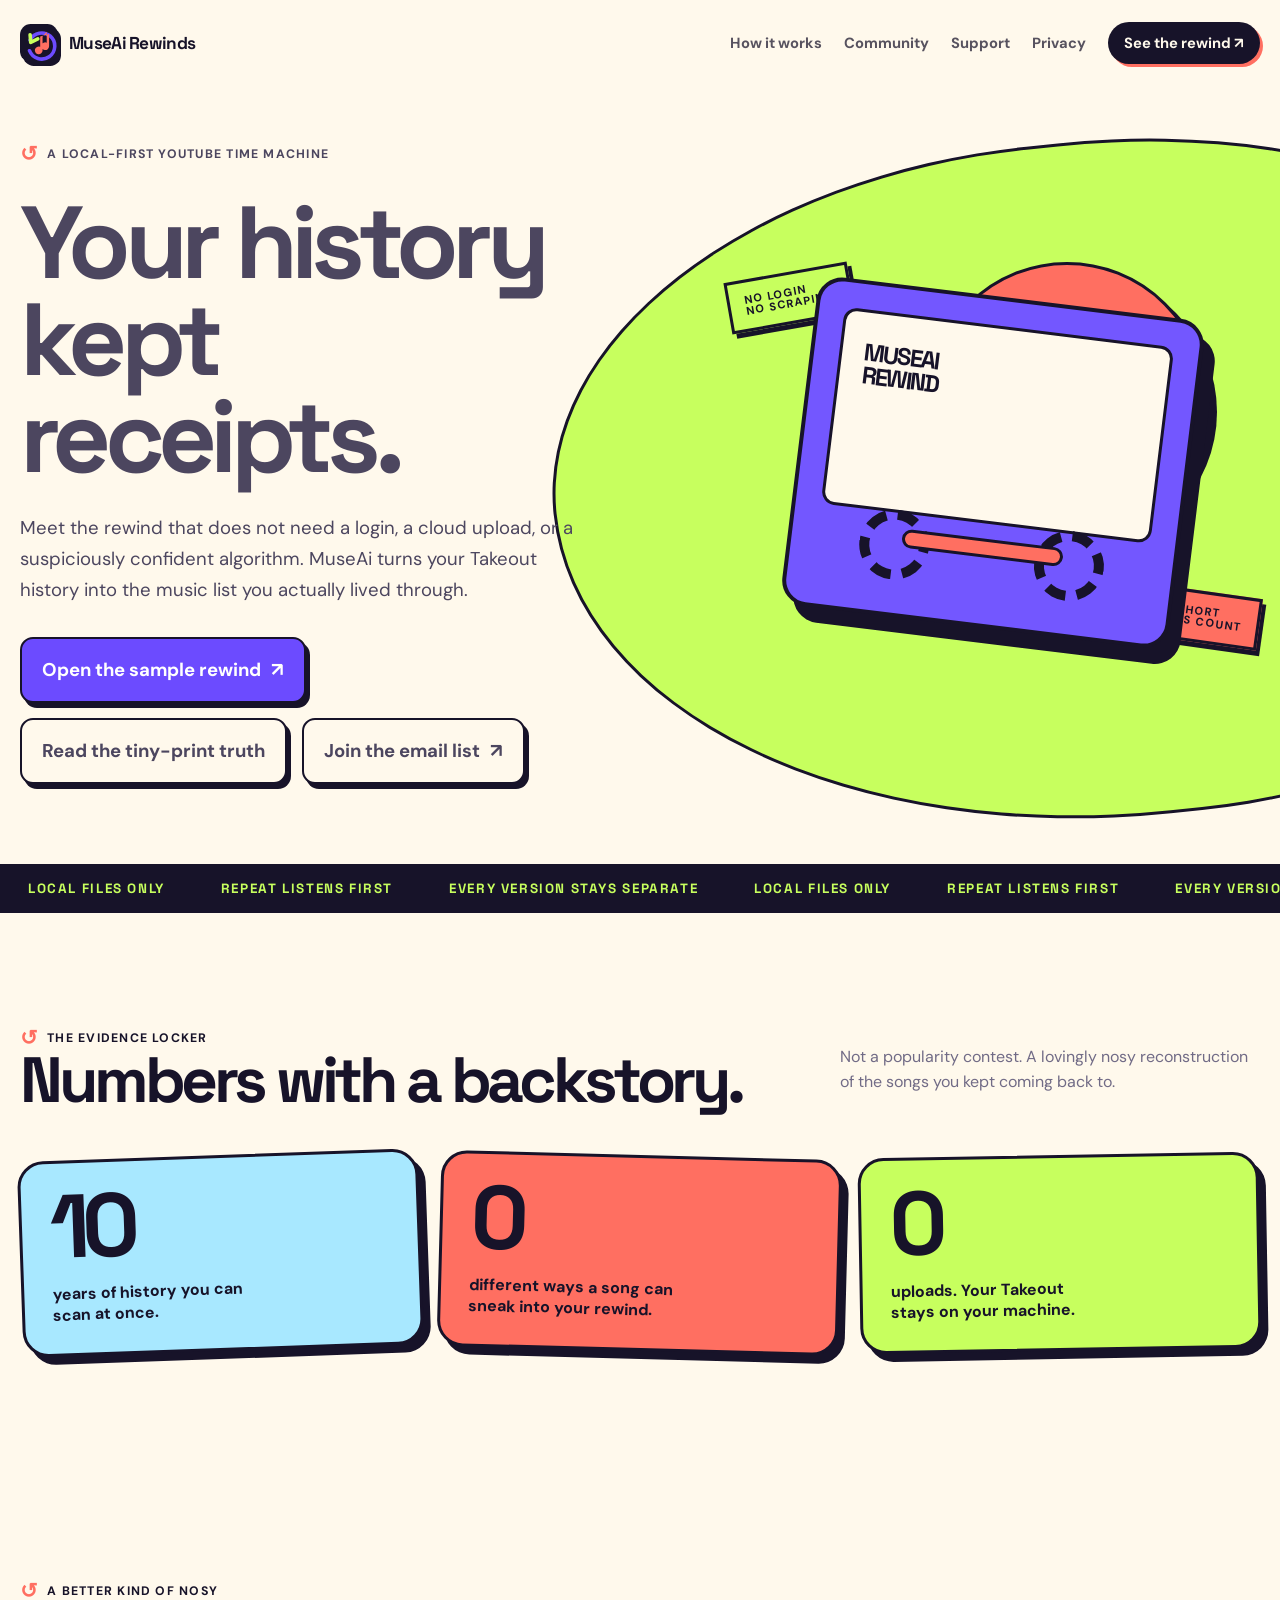
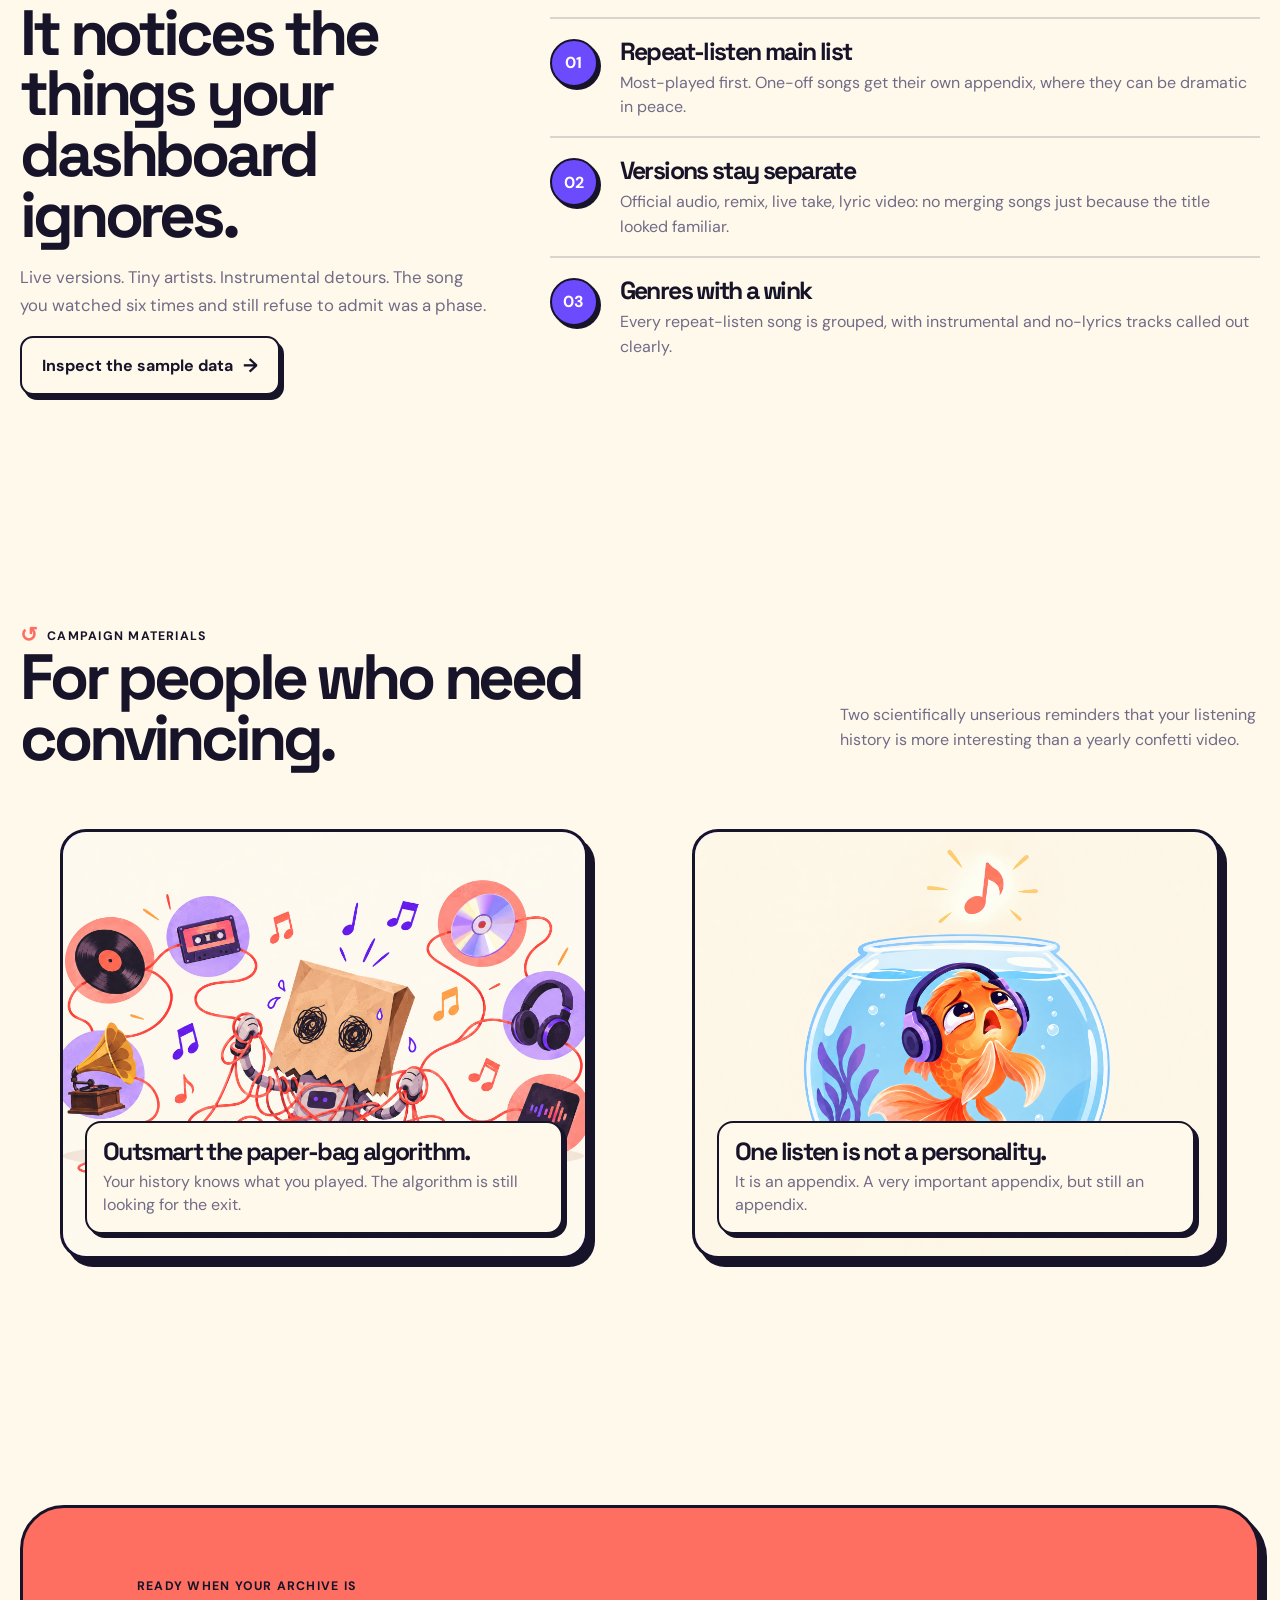
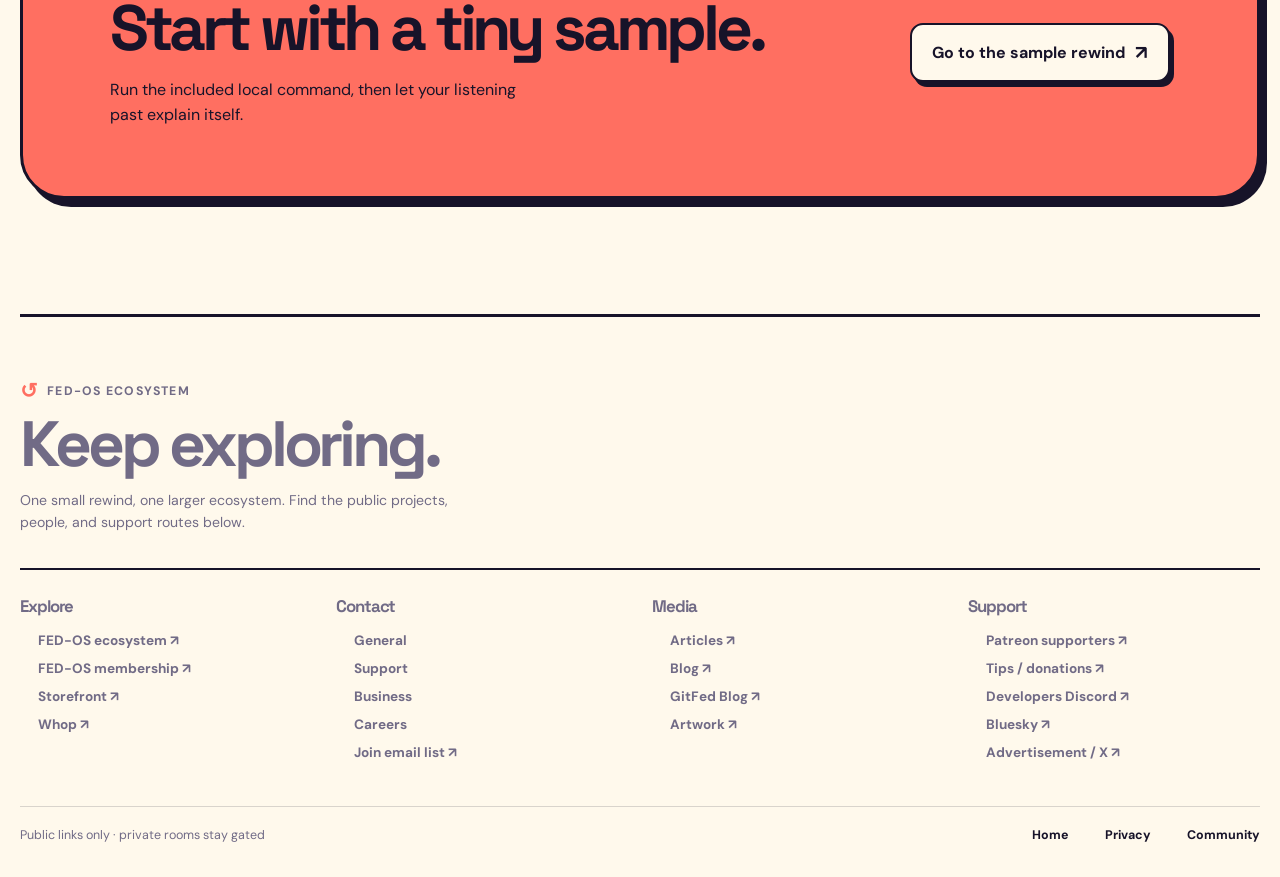
<file: index.html>
<!doctype html>
<html lang="en">
<head>
  <meta charset="utf-8">
  <meta name="viewport" content="width=device-width, initial-scale=1">
  <meta name="theme-color" content="#6c4bff">
  <meta name="description" content="MuseAi YouTube Rewinds rebuilds your listening past from your own local YouTube history.">
  <meta property="og:title" content="MuseAi YouTube Rewinds">
  <meta property="og:description" content="Your algorithm forgot. Your history kept receipts.">
  <meta property="og:type" content="website">
  <link rel="icon" href="assets/favicon.svg" type="image/svg+xml">
  <link rel="stylesheet" href="styles.css">
  <title>MuseAi YouTube Rewinds — Your history kept receipts</title>
</head>
<body>
  <header class="site-shell topbar">
    <a class="brand" href="index.html"><img src="assets/favicon.svg" alt="MuseAi rewind symbol">MuseAi Rewinds</a>
    <nav class="nav" aria-label="Primary navigation"><a href="about.html">How it works</a><a href="community.html">Community</a><a href="donate.html">Support</a><a href="privacy.html">Privacy</a><a class="nav-cta" href="demo.html">See the rewind <span aria-hidden="true">↗</span></a></nav>
  </header>
  <main>
    <section class="site-shell hero">
      <div class="hero-copy reveal">
        <span class="eyebrow">A local-first YouTube time machine</span>
        <h1>Your history kept receipts.</h1>
        <p>Meet the rewind that does not need a login, a cloud upload, or a suspiciously confident algorithm. MuseAi turns your Takeout history into the music list you actually lived through.</p>
        <div class="hero-actions"><a class="button primary" href="demo.html">Open the sample rewind <span class="arrow">↗</span></a><a class="button secondary" href="about.html">Read the tiny-print truth</a><a class="button secondary" href="join.html">Join the email list <span class="arrow">↗</span></a></div>
      </div>
      <div class="hero-art reveal" aria-label="Illustration of a MuseAi rewind cassette">
        <div class="sun"></div><div class="sticker one">NO LOGIN<br>NO SCRAPING</div><div class="sticker two">THE SHORT<br>SONGS COUNT</div>
        <div class="cassette"><div class="reel"></div><div class="reel two"></div><div class="tape"></div></div>
      </div>
    </section>
    <div class="ticker" aria-label="MuseAi principles"><div class="ticker-track"><span>local files only</span><span>repeat listens first</span><span>every version stays separate</span><span>local files only</span><span>repeat listens first</span><span>every version stays separate</span></div></div>
    <section class="site-shell section reveal" id="receipts">
      <div class="section-head"><div><span class="eyebrow">The evidence locker</span><h2>Numbers with a backstory.</h2></div><p>Not a popularity contest. A lovingly nosy reconstruction of the songs you kept coming back to.</p></div>
      <div class="stat-rail"><article class="stat-card" style="--tilt:-2deg"><span class="stat-number" data-count="10">0</span><p>years of history you can scan at once.</p></article><article class="stat-card" style="--tilt:1.5deg"><span class="stat-number" data-count="3">0</span><p>different ways a song can sneak into your rewind.</p></article><article class="stat-card" style="--tilt:-1deg"><span class="stat-number" data-count="0">0</span><p>uploads. Your Takeout stays on your machine.</p></article></div>
    </section>
    <section class="site-shell section feature-band reveal">
      <div class="feature-copy"><span class="eyebrow">A better kind of nosy</span><h2>It notices the things your dashboard ignores.</h2><p>Live versions. Tiny artists. Instrumental detours. The song you watched six times and still refuse to admit was a phase.</p><a class="button secondary" href="demo.html">Inspect the sample data <span class="arrow">→</span></a></div>
      <div class="feature-list"><article class="feature-item"><div class="feature-icon">01</div><div><h3>Repeat-listen main list</h3><p>Most-played first. One-off songs get their own appendix, where they can be dramatic in peace.</p></div></article><article class="feature-item"><div class="feature-icon">02</div><div><h3>Versions stay separate</h3><p>Official audio, remix, live take, lyric video: no merging songs just because the title looked familiar.</p></div></article><article class="feature-item"><div class="feature-icon">03</div><div><h3>Genres with a wink</h3><p>Every repeat-listen song is grouped, with instrumental and no-lyrics tracks called out clearly.</p></div></article></div>
    </section>
    <section class="site-shell section reveal"><div class="section-head"><div><span class="eyebrow">Campaign materials</span><h2>For people who need convincing.</h2></div><p>Two scientifically unserious reminders that your listening history is more interesting than a yearly confetti video.</p></div><div class="promo-grid"><figure class="promo-card"><img src="assets/promo-algorithm-paper-bag.png" alt="A frazzled algorithm wearing a paper bag among music notes"><figcaption><h3>Outsmart the paper-bag algorithm.</h3><p>Your history knows what you played. The algorithm is still looking for the exit.</p></figcaption></figure><figure class="promo-card"><img src="assets/promo-one-listen.png" alt="A dramatic goldfish wearing headphones listening to one glowing music note"><figcaption><h3>One listen is not a personality.</h3><p>It is an appendix. A very important appendix, but still an appendix.</p></figcaption></figure></div></section>
    <section class="site-shell section reveal"><div class="cta-panel"><div><span class="eyebrow">Ready when your archive is</span><h2>Start with a tiny sample.</h2><p>Run the included local command, then let your listening past explain itself.</p></div><a class="button secondary" href="demo.html">Go to the sample rewind <span class="arrow">↗</span></a></div></section>
  </main>
  <footer class="site-shell footer ecosystem-footer">
  <div class="ecosystem-intro"><span class="eyebrow">FED-OS ecosystem</span><h2>Keep exploring.</h2><p>One small rewind, one larger ecosystem. Find the public projects, people, and support routes below.</p></div>
  <div class="ecosystem-grid">
    <section><h3>Explore</h3><a href="https://www.fedpromptly.org" target="_blank" rel="noopener noreferrer">FED-OS ecosystem <span aria-hidden="true">↗</span></a><a href="https://www.fedpromptly.com/aid" target="_blank" rel="noopener noreferrer">FED-OS membership <span aria-hidden="true">↗</span></a><a href="https://www.jabburr.com/fed-os" target="_blank" rel="noopener noreferrer">Storefront <span aria-hidden="true">↗</span></a><a href="https://whop.com/fedpromptly/" target="_blank" rel="noopener noreferrer">Whop <span aria-hidden="true">↗</span></a></section>
    <section><h3>Contact</h3><a href="mailto:contact@fedpromptly.com">General</a><a href="mailto:support@fedpromptly.com">Support</a><a href="mailto:business@fedpromptly.com">Business</a><a href="mailto:careers@fedpromptly.com">Careers</a><a href="join.html">Join email list <span aria-hidden="true">↗</span></a></section>
    <section><h3>Media</h3><a href="https://substack.com/@fedpromptly" target="_blank" rel="noopener noreferrer">Articles <span aria-hidden="true">↗</span></a><a href="https://fedpromptly.wordpress.com/" target="_blank" rel="noopener noreferrer">Blog <span aria-hidden="true">↗</span></a><a href="https://gitfed.substack.com/" target="_blank" rel="noopener noreferrer">GitFed Blog <span aria-hidden="true">↗</span></a><a href="https://www.deviantart.com/fedpromptly" target="_blank" rel="noopener noreferrer">Artwork <span aria-hidden="true">↗</span></a></section>
    <section><h3>Support</h3><a href="https://www.patreon.com/checkout/16145898/28759937?client_id=yieuxJary8ZL-f8_KU2x6CLgr8nrI8W61ttU1yzFIpPl4KhhtqsjGDWTKdh0e-gx&state=05d4a8d93af762ab4aa99e75678389c6&response_type=code&amt=5.0&pledge_insufficient=True&redirect_uri=https%3A%2F%2Fwww.patreon.com%2Foauth2%2Fbecome-patron%3Fredirect_uri%3Dhttps%253A%252F%252Fgithub.com%252Fsponsors%252Faccounts%252Fpatreon%26client_id%3DyieuxJary8ZL-f8_KU2x6CLgr8nrI8W61ttU1yzFIpPl4KhhtqsjGDWTKdh0e-gx%26min_cents%3D500%26campaign_id%3D16145898%26response_type%3Dcode%26state%3D05d4a8d93af762ab4aa99e75678389c6%26scope%3Didentity%2Bidentity%255Bemail%255D%2Bcampaigns%2Bw%253Acampaigns.webhook%2Bcampaigns.members&start_flow=become_patron&scope=identity+identity%5Bemail%5D+campaigns+w%3Acampaigns.webhook+campaigns.members" target="_blank" rel="noopener noreferrer">Patreon supporters <span aria-hidden="true">↗</span></a><a href="https://buymeacoffee.com/fedpromptly" target="_blank" rel="noopener noreferrer">Tips / donations <span aria-hidden="true">↗</span></a><a href="https://discord.gg/Jm4XStx4Pf" target="_blank" rel="noopener noreferrer">Developers Discord <span aria-hidden="true">↗</span></a><a href="https://bsky.app/profile/fed-os.bsky.social" target="_blank" rel="noopener noreferrer">Bluesky <span aria-hidden="true">↗</span></a><a href="https://x.com/Fedpromptly" target="_blank" rel="noopener noreferrer">Advertisement / X <span aria-hidden="true">↗</span></a></section>
  </div>
  <div class="ecosystem-legal"><span>Public links only · private rooms stay gated</span><nav aria-label="Footer navigation"><a href="index.html">Home</a><a href="privacy.html">Privacy</a><a href="community.html">Community</a></nav></div>
</footer>
  <script src="app.js" defer></script>
</body>
</html>
</file>
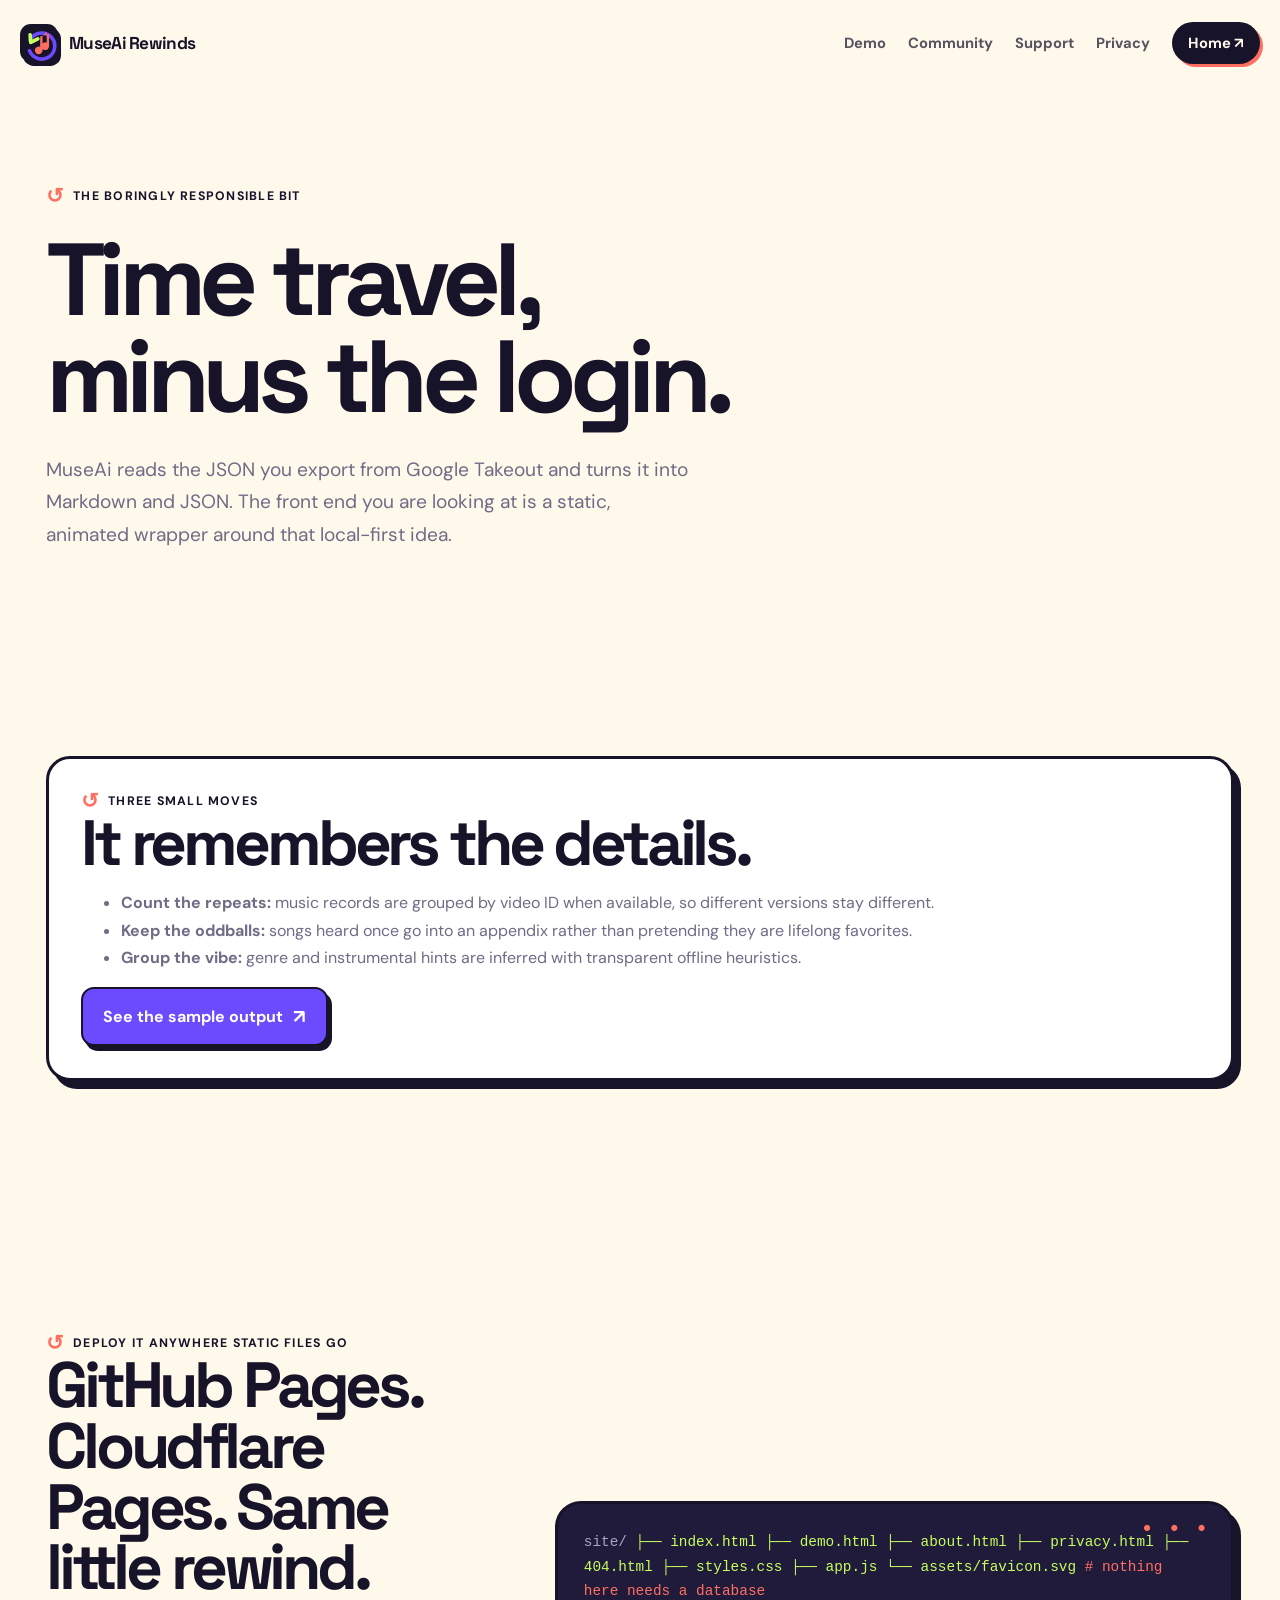
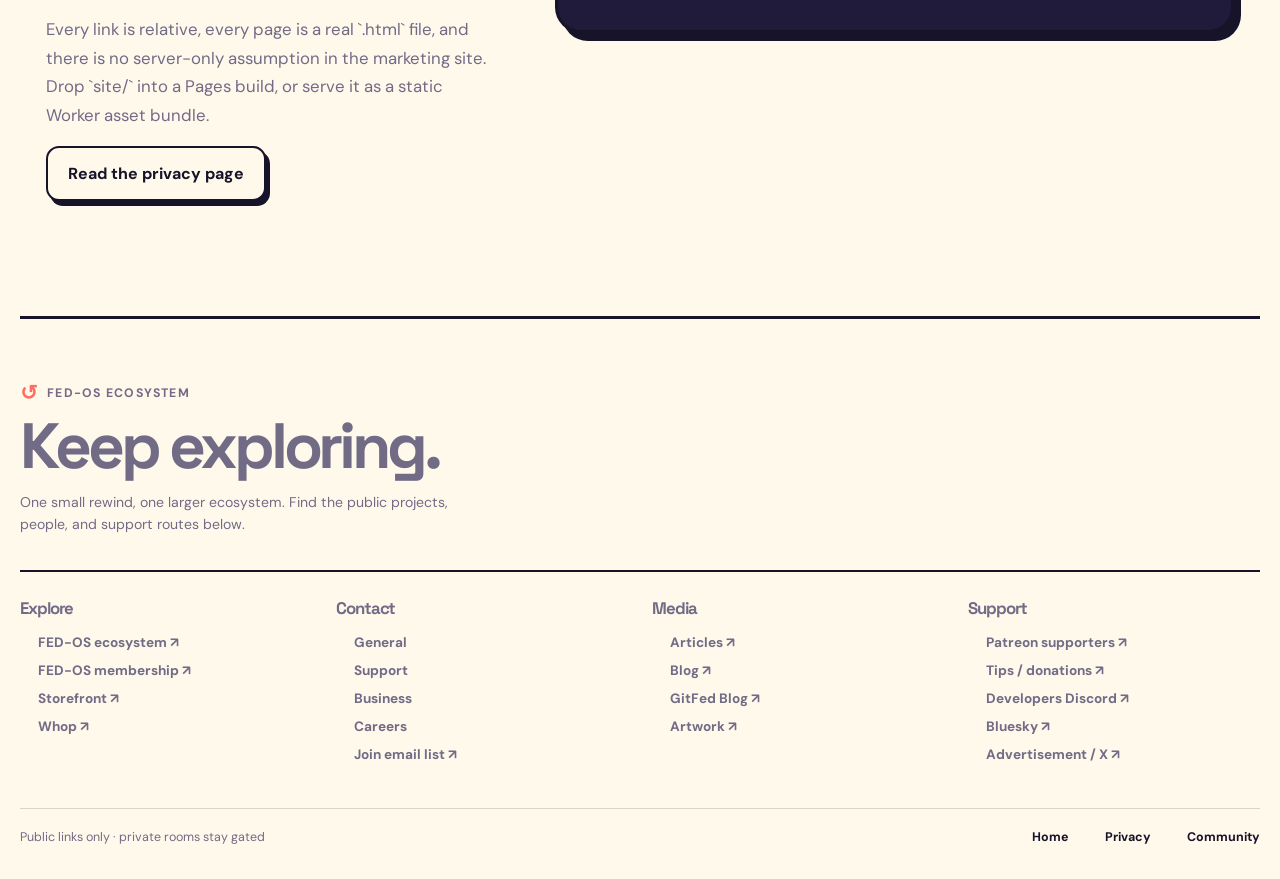
<file: about.html>
<!doctype html>
<html lang="en">
<head>
  <meta charset="utf-8"><meta name="viewport" content="width=device-width, initial-scale=1"><meta name="theme-color" content="#6c4bff"><meta name="description" content="How MuseAi YouTube Rewinds turns local Takeout history into a playful listening archive."><link rel="icon" href="assets/favicon.svg" type="image/svg+xml"><link rel="stylesheet" href="styles.css"><title>How it works — MuseAi</title>
</head>
<body>
  <header class="site-shell topbar"><a class="brand" href="index.html"><img src="assets/favicon.svg" alt="MuseAi rewind symbol">MuseAi Rewinds</a><nav class="nav" aria-label="Primary navigation"><a href="demo.html">Demo</a><a href="community.html">Community</a><a href="donate.html">Support</a><a href="privacy.html">Privacy</a><a class="nav-cta" href="index.html">Home <span aria-hidden="true">↗</span></a></nav></header>
  <main class="site-shell"><section class="page-hero reveal"><span class="eyebrow">The boringly responsible bit</span><h1>Time travel, minus the login.</h1><p>MuseAi reads the JSON you export from Google Takeout and turns it into Markdown and JSON. The front end you are looking at is a static, animated wrapper around that local-first idea.</p></section><section class="section reveal"><div class="paper-card"><span class="eyebrow">Three small moves</span><h2>It remembers the details.</h2><ul><li><strong>Count the repeats:</strong> music records are grouped by video ID when available, so different versions stay different.</li><li><strong>Keep the oddballs:</strong> songs heard once go into an appendix rather than pretending they are lifelong favorites.</li><li><strong>Group the vibe:</strong> genre and instrumental hints are inferred with transparent offline heuristics.</li></ul><a class="button primary" href="demo.html">See the sample output <span class="arrow">↗</span></a></div></section><section class="section feature-band reveal"><div class="feature-copy"><span class="eyebrow">Deploy it anywhere static files go</span><h2>GitHub Pages. Cloudflare Pages. Same little rewind.</h2><p>Every link is relative, every page is a real `.html` file, and there is no server-only assumption in the marketing site. Drop `site/` into a Pages build, or serve it as a static Worker asset bundle.</p><a class="button secondary" href="privacy.html">Read the privacy page</a></div><div class="terminal"><span class="dim">site/</span>
├── index.html
├── demo.html
├── about.html
├── privacy.html
├── 404.html
├── styles.css
├── app.js
└── assets/favicon.svg

<span class="accent"># nothing here needs a database</span></div></section></main>
  <footer class="site-shell footer ecosystem-footer">
  <div class="ecosystem-intro"><span class="eyebrow">FED-OS ecosystem</span><h2>Keep exploring.</h2><p>One small rewind, one larger ecosystem. Find the public projects, people, and support routes below.</p></div>
  <div class="ecosystem-grid">
    <section><h3>Explore</h3><a href="https://www.fedpromptly.org" target="_blank" rel="noopener noreferrer">FED-OS ecosystem <span aria-hidden="true">↗</span></a><a href="https://www.fedpromptly.com/aid" target="_blank" rel="noopener noreferrer">FED-OS membership <span aria-hidden="true">↗</span></a><a href="https://www.jabburr.com/fed-os" target="_blank" rel="noopener noreferrer">Storefront <span aria-hidden="true">↗</span></a><a href="https://whop.com/fedpromptly/" target="_blank" rel="noopener noreferrer">Whop <span aria-hidden="true">↗</span></a></section>
    <section><h3>Contact</h3><a href="mailto:contact@fedpromptly.com">General</a><a href="mailto:support@fedpromptly.com">Support</a><a href="mailto:business@fedpromptly.com">Business</a><a href="mailto:careers@fedpromptly.com">Careers</a><a href="join.html">Join email list <span aria-hidden="true">↗</span></a></section>
    <section><h3>Media</h3><a href="https://substack.com/@fedpromptly" target="_blank" rel="noopener noreferrer">Articles <span aria-hidden="true">↗</span></a><a href="https://fedpromptly.wordpress.com/" target="_blank" rel="noopener noreferrer">Blog <span aria-hidden="true">↗</span></a><a href="https://gitfed.substack.com/" target="_blank" rel="noopener noreferrer">GitFed Blog <span aria-hidden="true">↗</span></a><a href="https://www.deviantart.com/fedpromptly" target="_blank" rel="noopener noreferrer">Artwork <span aria-hidden="true">↗</span></a></section>
    <section><h3>Support</h3><a href="https://www.patreon.com/checkout/16145898/28759937?client_id=yieuxJary8ZL-f8_KU2x6CLgr8nrI8W61ttU1yzFIpPl4KhhtqsjGDWTKdh0e-gx&state=05d4a8d93af762ab4aa99e75678389c6&response_type=code&amt=5.0&pledge_insufficient=True&redirect_uri=https%3A%2F%2Fwww.patreon.com%2Foauth2%2Fbecome-patron%3Fredirect_uri%3Dhttps%253A%252F%252Fgithub.com%252Fsponsors%252Faccounts%252Fpatreon%26client_id%3DyieuxJary8ZL-f8_KU2x6CLgr8nrI8W61ttU1yzFIpPl4KhhtqsjGDWTKdh0e-gx%26min_cents%3D500%26campaign_id%3D16145898%26response_type%3Dcode%26state%3D05d4a8d93af762ab4aa99e75678389c6%26scope%3Didentity%2Bidentity%255Bemail%255D%2Bcampaigns%2Bw%253Acampaigns.webhook%2Bcampaigns.members&start_flow=become_patron&scope=identity+identity%5Bemail%5D+campaigns+w%3Acampaigns.webhook+campaigns.members" target="_blank" rel="noopener noreferrer">Patreon supporters <span aria-hidden="true">↗</span></a><a href="https://buymeacoffee.com/fedpromptly" target="_blank" rel="noopener noreferrer">Tips / donations <span aria-hidden="true">↗</span></a><a href="https://discord.gg/Jm4XStx4Pf" target="_blank" rel="noopener noreferrer">Developers Discord <span aria-hidden="true">↗</span></a><a href="https://bsky.app/profile/fed-os.bsky.social" target="_blank" rel="noopener noreferrer">Bluesky <span aria-hidden="true">↗</span></a><a href="https://x.com/Fedpromptly" target="_blank" rel="noopener noreferrer">Advertisement / X <span aria-hidden="true">↗</span></a></section>
  </div>
  <div class="ecosystem-legal"><span>Public links only · private rooms stay gated</span><nav aria-label="Footer navigation"><a href="index.html">Home</a><a href="privacy.html">Privacy</a><a href="community.html">Community</a></nav></div>
</footer><script src="app.js" defer></script>
</body>
</html>
</file>
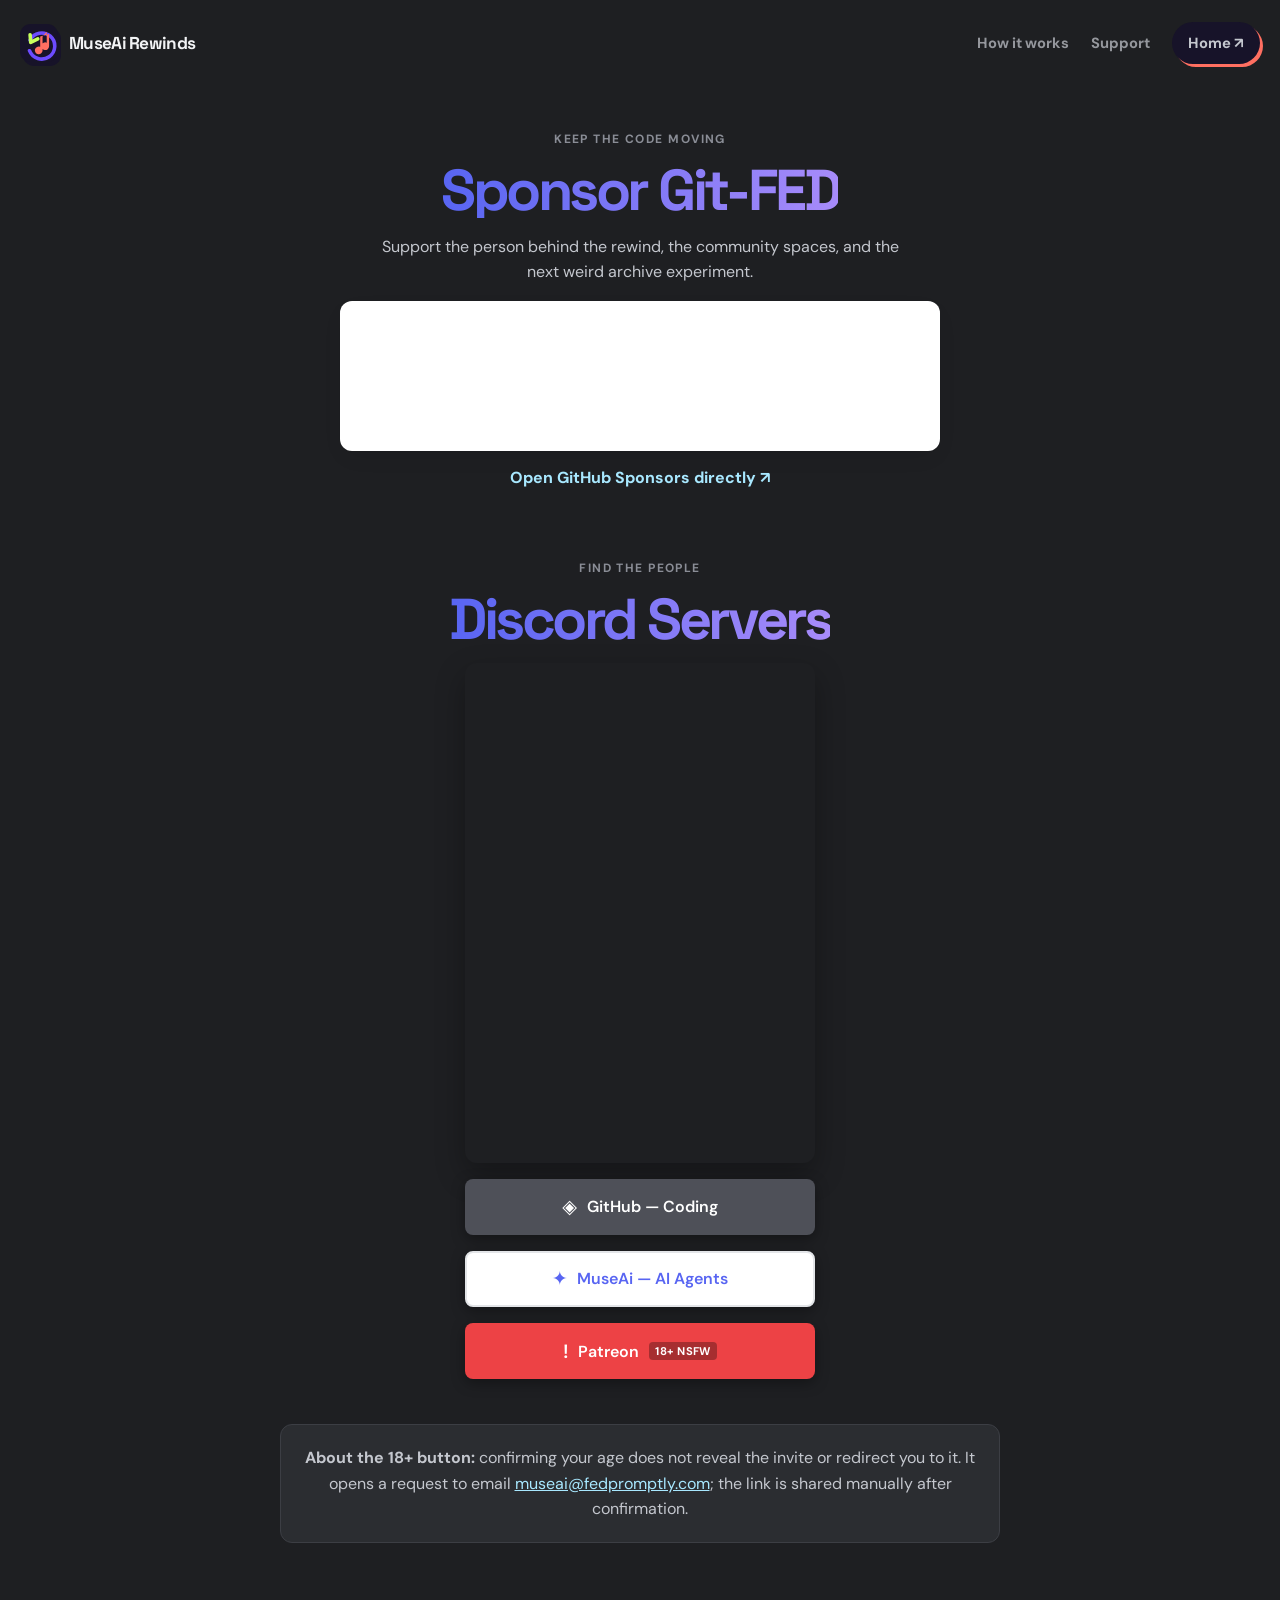
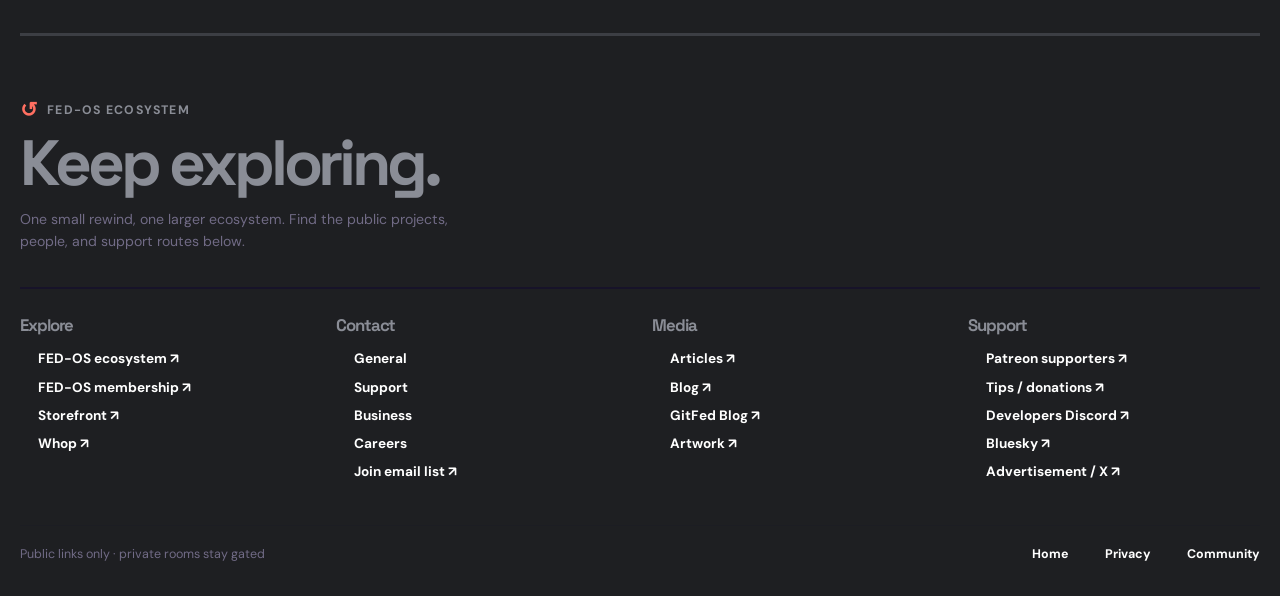
<file: community.html>
<!doctype html>
<html lang="en">
<head>
  <meta charset="UTF-8"><meta name="viewport" content="width=device-width, initial-scale=1"><meta name="theme-color" content="#5865F2"><meta name="description" content="MuseAi community servers and GitHub Sponsors support."><link rel="icon" href="assets/favicon.svg" type="image/svg+xml"><link rel="stylesheet" href="styles.css"><link rel="stylesheet" href="community.css"><title>Community & Sponsors — MuseAi</title>
</head>
<body class="community-page">
  <header class="site-shell topbar"><a class="brand" href="index.html"><img src="assets/favicon.svg" alt="MuseAi rewind symbol">MuseAi Rewinds</a><nav class="nav" aria-label="Primary navigation"><a href="about.html">How it works</a><a href="donate.html">Support</a><a class="nav-cta" href="index.html">Home <span aria-hidden="true">↗</span></a></nav></header>
  <main class="community-wrap">
    <section class="sponsor-top reveal" aria-labelledby="sponsor-title"><span class="community-kicker">Keep the code moving</span><h1 id="sponsor-title">Sponsor Git-FED</h1><p>Support the person behind the rewind, the community spaces, and the next weird archive experiment.</p><div class="gh-sponsor-card"><iframe src="https://github.com/sponsors/Git-FED/card" title="Sponsor Git-FED" width="600" height="225" frameborder="0" scrolling="no" loading="lazy" referrerpolicy="no-referrer-when-downgrade"></iframe><noscript><a href="https://github.com/sponsors/Git-FED" target="_blank" rel="noopener noreferrer">Sponsor Git-FED on GitHub</a></noscript></div><a class="community-link" href="https://github.com/sponsors/Git-FED" target="_blank" rel="noopener noreferrer">Open GitHub Sponsors directly <span aria-hidden="true">↗</span></a></section>
    <section class="discord-panel reveal" aria-labelledby="discord-title"><span class="community-kicker">Find the people</span><h2 id="discord-title">Discord Servers</h2><iframe class="discord-embed" src="https://discord.com/widget?id=1400235929154879490&theme=dark" width="350" height="500" allowtransparency="true" frameborder="0" sandbox="allow-popups allow-popups-to-escape-sandbox allow-same-origin allow-scripts" title="MuseAi Discord community"></iframe><div class="button-stack"><a class="discord-btn github" href="https://discord.com/invite/Jm4XStx4Pf" target="_blank" rel="noopener noreferrer"><span class="discord-glyph" aria-hidden="true">◈</span>GitHub — Coding</a><a class="discord-btn museai" href="https://discord.com/invite/dPPdvYys2a" target="_blank" rel="noopener noreferrer"><span class="discord-glyph" aria-hidden="true">✦</span>MuseAi — AI Agents</a><a class="discord-btn nsfw" id="nsfwBtn" href="#nsfw-access"><span class="discord-glyph" aria-hidden="true">!</span>Patreon <span class="tag">18+ NSFW</span></a></div></section>
    <section class="community-note reveal"><strong>About the 18+ button:</strong> confirming your age does not reveal the invite or redirect you to it. It opens a request to email <a href="mailto:museai@fedpromptly.com?subject=18%2B%20Discord%20access%20request">museai@fedpromptly.com</a>; the link is shared manually after confirmation.</section>
  </main>
  <footer class="site-shell footer ecosystem-footer">
  <div class="ecosystem-intro"><span class="eyebrow">FED-OS ecosystem</span><h2>Keep exploring.</h2><p>One small rewind, one larger ecosystem. Find the public projects, people, and support routes below.</p></div>
  <div class="ecosystem-grid">
    <section><h3>Explore</h3><a href="https://www.fedpromptly.org" target="_blank" rel="noopener noreferrer">FED-OS ecosystem <span aria-hidden="true">↗</span></a><a href="https://www.fedpromptly.com/aid" target="_blank" rel="noopener noreferrer">FED-OS membership <span aria-hidden="true">↗</span></a><a href="https://www.jabburr.com/fed-os" target="_blank" rel="noopener noreferrer">Storefront <span aria-hidden="true">↗</span></a><a href="https://whop.com/fedpromptly/" target="_blank" rel="noopener noreferrer">Whop <span aria-hidden="true">↗</span></a></section>
    <section><h3>Contact</h3><a href="mailto:contact@fedpromptly.com">General</a><a href="mailto:support@fedpromptly.com">Support</a><a href="mailto:business@fedpromptly.com">Business</a><a href="mailto:careers@fedpromptly.com">Careers</a><a href="join.html">Join email list <span aria-hidden="true">↗</span></a></section>
    <section><h3>Media</h3><a href="https://substack.com/@fedpromptly" target="_blank" rel="noopener noreferrer">Articles <span aria-hidden="true">↗</span></a><a href="https://fedpromptly.wordpress.com/" target="_blank" rel="noopener noreferrer">Blog <span aria-hidden="true">↗</span></a><a href="https://gitfed.substack.com/" target="_blank" rel="noopener noreferrer">GitFed Blog <span aria-hidden="true">↗</span></a><a href="https://www.deviantart.com/fedpromptly" target="_blank" rel="noopener noreferrer">Artwork <span aria-hidden="true">↗</span></a></section>
    <section><h3>Support</h3><a href="https://www.patreon.com/checkout/16145898/28759937?client_id=yieuxJary8ZL-f8_KU2x6CLgr8nrI8W61ttU1yzFIpPl4KhhtqsjGDWTKdh0e-gx&state=05d4a8d93af762ab4aa99e75678389c6&response_type=code&amt=5.0&pledge_insufficient=True&redirect_uri=https%3A%2F%2Fwww.patreon.com%2Foauth2%2Fbecome-patron%3Fredirect_uri%3Dhttps%253A%252F%252Fgithub.com%252Fsponsors%252Faccounts%252Fpatreon%26client_id%3DyieuxJary8ZL-f8_KU2x6CLgr8nrI8W61ttU1yzFIpPl4KhhtqsjGDWTKdh0e-gx%26min_cents%3D500%26campaign_id%3D16145898%26response_type%3Dcode%26state%3D05d4a8d93af762ab4aa99e75678389c6%26scope%3Didentity%2Bidentity%255Bemail%255D%2Bcampaigns%2Bw%253Acampaigns.webhook%2Bcampaigns.members&start_flow=become_patron&scope=identity+identity%5Bemail%5D+campaigns+w%3Acampaigns.webhook+campaigns.members" target="_blank" rel="noopener noreferrer">Patreon supporters <span aria-hidden="true">↗</span></a><a href="https://buymeacoffee.com/fedpromptly" target="_blank" rel="noopener noreferrer">Tips / donations <span aria-hidden="true">↗</span></a><a href="https://discord.gg/Jm4XStx4Pf" target="_blank" rel="noopener noreferrer">Developers Discord <span aria-hidden="true">↗</span></a><a href="https://bsky.app/profile/fed-os.bsky.social" target="_blank" rel="noopener noreferrer">Bluesky <span aria-hidden="true">↗</span></a><a href="https://x.com/Fedpromptly" target="_blank" rel="noopener noreferrer">Advertisement / X <span aria-hidden="true">↗</span></a></section>
  </div>
  <div class="ecosystem-legal"><span>Public links only · private rooms stay gated</span><nav aria-label="Footer navigation"><a href="index.html">Home</a><a href="privacy.html">Privacy</a><a href="community.html">Community</a></nav></div>
</footer>
  <dialog id="ageGate" class="community-age-gate" aria-labelledby="ageGateTitle"><h2 id="ageGateTitle">Age verification required</h2><p>The NSFW community space contains adult content. You must be 18 or older to request access.</p><label class="verify"><input type="checkbox" id="ageCheck"><span>I confirm that I am <strong>18 years or older</strong> and legally able to view adult content in my country.</span></label><div class="gate-actions"><button type="button" class="gate-btn confirm" id="ageConfirm" disabled>Continue to email request</button><button type="button" class="gate-btn cancel" id="ageCancel">Cancel</button></div></dialog>
  <dialog id="emailRequest" class="community-age-gate" aria-labelledby="emailTitle"><h2 id="emailTitle">Request received locally</h2><p>To receive the private invite, email <strong>museai@fedpromptly.com</strong> and say that you confirmed you are 18+. This page will not redirect you to the invite link.</p><div class="gate-actions"><a class="gate-btn confirm" href="mailto:museai@fedpromptly.com?subject=18%2B%20Discord%20access%20request&body=I%20confirm%20that%20I%20am%2018%2B%20and%20would%20like%20the%20NSFW%20Discord%20access%20link.">Email MuseAi</a><button type="button" class="gate-btn cancel" id="emailClose">Close</button></div></dialog>
  <script src="app.js" defer></script><script src="community.js" defer></script>
</body>
</html>
</file>
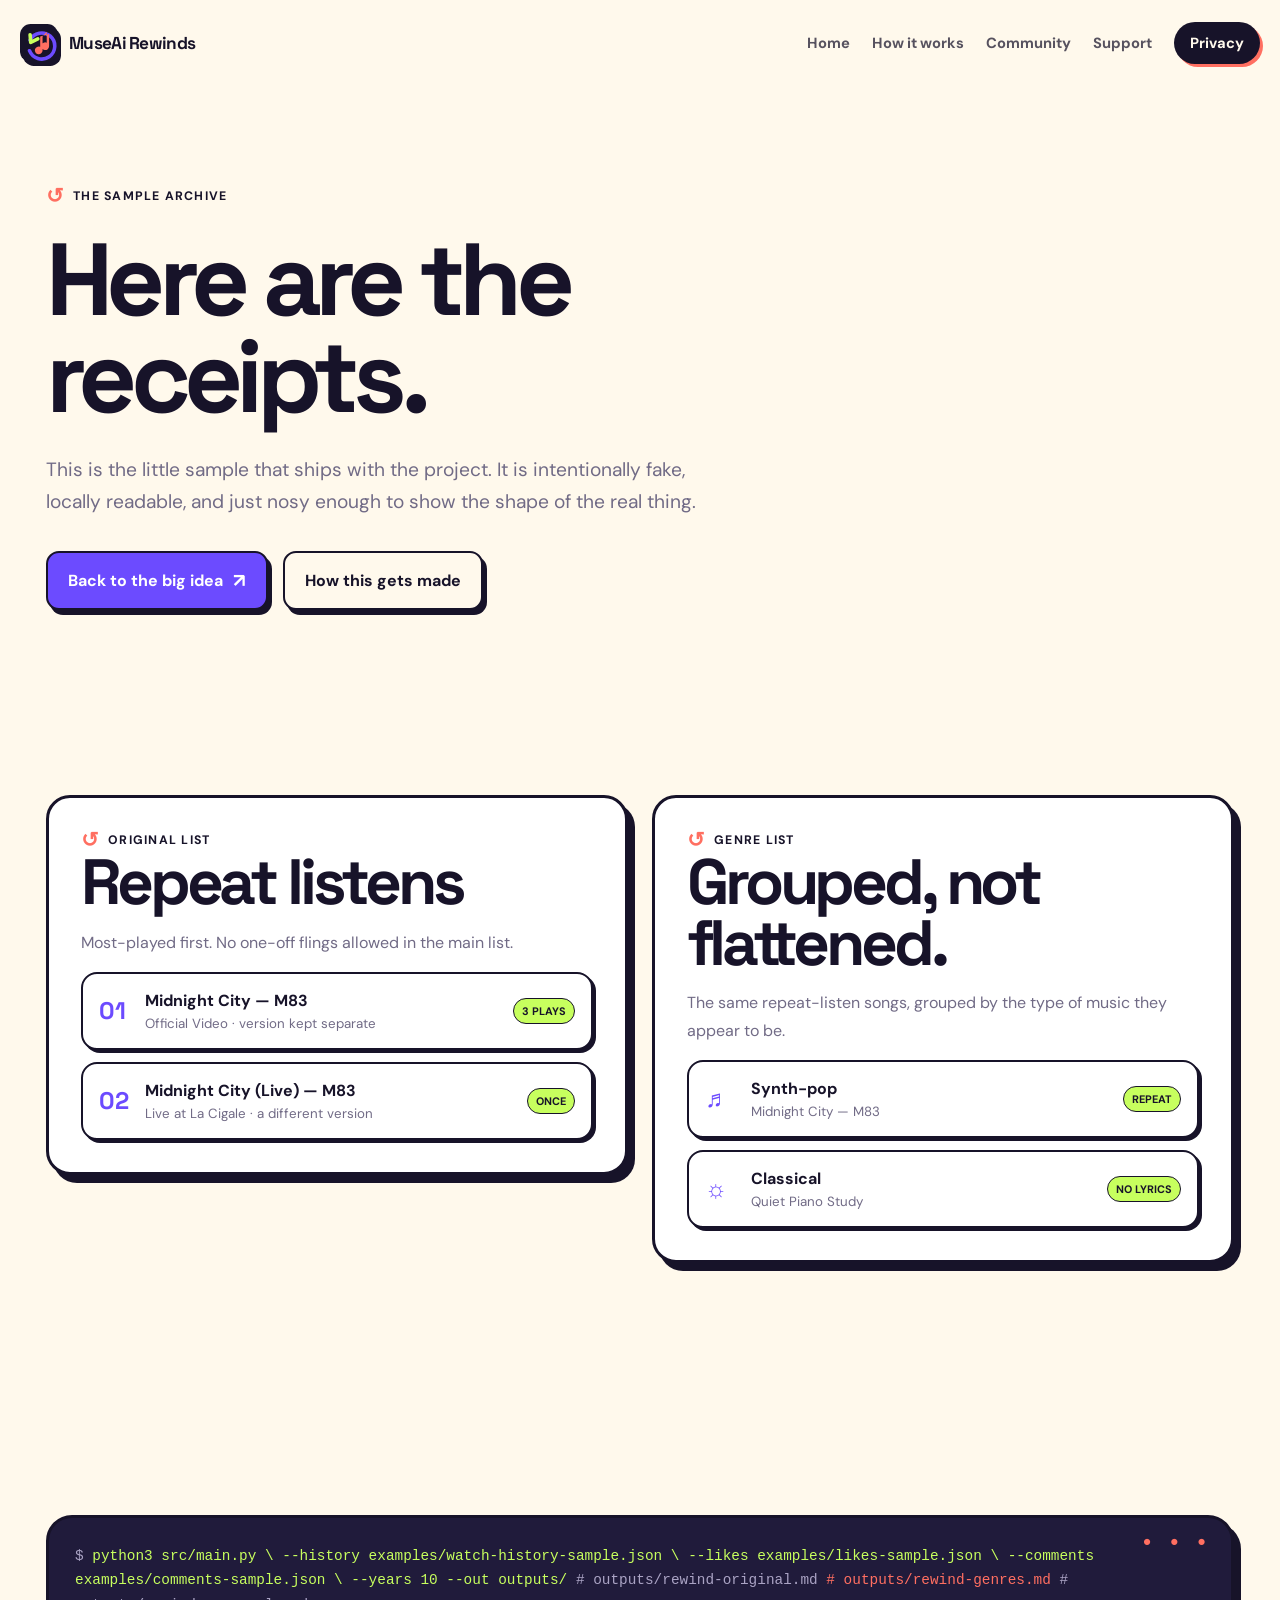
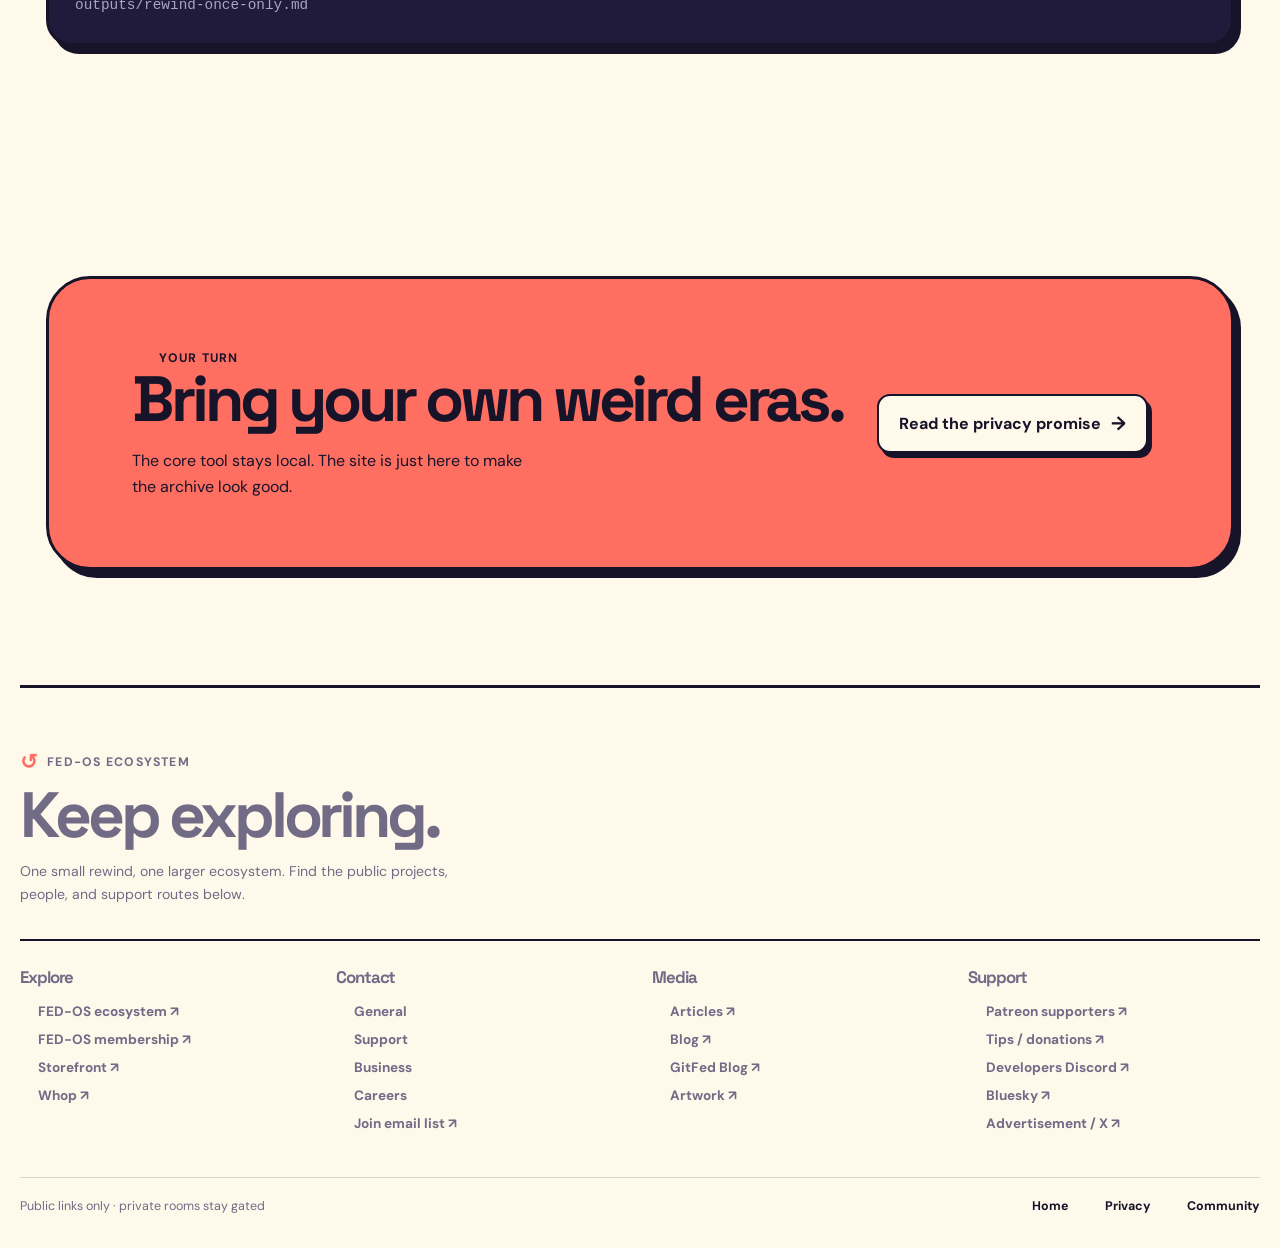
<file: demo.html>
<!doctype html>
<html lang="en">
<head>
  <meta charset="utf-8"><meta name="viewport" content="width=device-width, initial-scale=1"><meta name="theme-color" content="#6c4bff"><meta name="description" content="A sample MuseAi rewind with repeat-listen songs, genre groups, and the once-only appendix."><link rel="icon" href="assets/favicon.svg" type="image/svg+xml"><link rel="stylesheet" href="styles.css"><title>See the rewind — MuseAi</title>
</head>
<body>
  <header class="site-shell topbar"><a class="brand" href="index.html"><img src="assets/favicon.svg" alt="MuseAi rewind symbol">MuseAi Rewinds</a><nav class="nav" aria-label="Primary navigation"><a href="index.html">Home</a><a href="about.html">How it works</a><a href="community.html">Community</a><a href="donate.html">Support</a><a class="nav-cta" href="privacy.html">Privacy</a></nav></header>
  <main class="site-shell">
    <section class="page-hero reveal"><span class="eyebrow">The sample archive</span><h1>Here are the receipts.</h1><p>This is the little sample that ships with the project. It is intentionally fake, locally readable, and just nosy enough to show the shape of the real thing.</p><div class="hero-actions"><a class="button primary" href="index.html#receipts">Back to the big idea <span class="arrow">↗</span></a><a class="button secondary" href="about.html">How this gets made</a></div></section>
    <section class="section demo-shell reveal" id="results"><div class="paper-card"><span class="eyebrow">Original list</span><h2>Repeat listens</h2><p>Most-played first. No one-off flings allowed in the main list.</p><div class="song-list"><article class="song"><span class="song-rank">01</span><div><strong>Midnight City — M83</strong><small>Official Video · version kept separate</small></div><span class="pill">3 plays</span></article><article class="song"><span class="song-rank">02</span><div><strong>Midnight City (Live) — M83</strong><small>Live at La Cigale · a different version</small></div><span class="pill">once</span></article></div></div><div class="paper-card"><span class="eyebrow">Genre list</span><h2>Grouped, not flattened.</h2><p>The same repeat-listen songs, grouped by the type of music they appear to be.</p><div class="song-list"><article class="song"><span class="song-rank">♬</span><div><strong>Synth-pop</strong><small>Midnight City — M83</small></div><span class="pill">repeat</span></article><article class="song"><span class="song-rank">☼</span><div><strong>Classical</strong><small>Quiet Piano Study</small></div><span class="pill">no lyrics</span></article></div></div></section>
    <section class="section reveal"><div class="terminal"><span class="dim">$</span> python3 src/main.py \
  --history examples/watch-history-sample.json \
  --likes examples/likes-sample.json \
  --comments examples/comments-sample.json \
  --years 10 --out outputs/
<span class="dim"># outputs/rewind-original.md</span>
<span class="accent"># outputs/rewind-genres.md</span>
<span class="dim"># outputs/rewind-once-only.md</span></div></section>
    <section class="section reveal"><div class="cta-panel"><div><span class="eyebrow">Your turn</span><h2>Bring your own weird eras.</h2><p>The core tool stays local. The site is just here to make the archive look good.</p></div><a class="button secondary" href="about.html">Read the privacy promise <span class="arrow">→</span></a></div></section>
  </main>
  <footer class="site-shell footer ecosystem-footer">
  <div class="ecosystem-intro"><span class="eyebrow">FED-OS ecosystem</span><h2>Keep exploring.</h2><p>One small rewind, one larger ecosystem. Find the public projects, people, and support routes below.</p></div>
  <div class="ecosystem-grid">
    <section><h3>Explore</h3><a href="https://www.fedpromptly.org" target="_blank" rel="noopener noreferrer">FED-OS ecosystem <span aria-hidden="true">↗</span></a><a href="https://www.fedpromptly.com/aid" target="_blank" rel="noopener noreferrer">FED-OS membership <span aria-hidden="true">↗</span></a><a href="https://www.jabburr.com/fed-os" target="_blank" rel="noopener noreferrer">Storefront <span aria-hidden="true">↗</span></a><a href="https://whop.com/fedpromptly/" target="_blank" rel="noopener noreferrer">Whop <span aria-hidden="true">↗</span></a></section>
    <section><h3>Contact</h3><a href="mailto:contact@fedpromptly.com">General</a><a href="mailto:support@fedpromptly.com">Support</a><a href="mailto:business@fedpromptly.com">Business</a><a href="mailto:careers@fedpromptly.com">Careers</a><a href="join.html">Join email list <span aria-hidden="true">↗</span></a></section>
    <section><h3>Media</h3><a href="https://substack.com/@fedpromptly" target="_blank" rel="noopener noreferrer">Articles <span aria-hidden="true">↗</span></a><a href="https://fedpromptly.wordpress.com/" target="_blank" rel="noopener noreferrer">Blog <span aria-hidden="true">↗</span></a><a href="https://gitfed.substack.com/" target="_blank" rel="noopener noreferrer">GitFed Blog <span aria-hidden="true">↗</span></a><a href="https://www.deviantart.com/fedpromptly" target="_blank" rel="noopener noreferrer">Artwork <span aria-hidden="true">↗</span></a></section>
    <section><h3>Support</h3><a href="https://www.patreon.com/checkout/16145898/28759937?client_id=yieuxJary8ZL-f8_KU2x6CLgr8nrI8W61ttU1yzFIpPl4KhhtqsjGDWTKdh0e-gx&state=05d4a8d93af762ab4aa99e75678389c6&response_type=code&amt=5.0&pledge_insufficient=True&redirect_uri=https%3A%2F%2Fwww.patreon.com%2Foauth2%2Fbecome-patron%3Fredirect_uri%3Dhttps%253A%252F%252Fgithub.com%252Fsponsors%252Faccounts%252Fpatreon%26client_id%3DyieuxJary8ZL-f8_KU2x6CLgr8nrI8W61ttU1yzFIpPl4KhhtqsjGDWTKdh0e-gx%26min_cents%3D500%26campaign_id%3D16145898%26response_type%3Dcode%26state%3D05d4a8d93af762ab4aa99e75678389c6%26scope%3Didentity%2Bidentity%255Bemail%255D%2Bcampaigns%2Bw%253Acampaigns.webhook%2Bcampaigns.members&start_flow=become_patron&scope=identity+identity%5Bemail%5D+campaigns+w%3Acampaigns.webhook+campaigns.members" target="_blank" rel="noopener noreferrer">Patreon supporters <span aria-hidden="true">↗</span></a><a href="https://buymeacoffee.com/fedpromptly" target="_blank" rel="noopener noreferrer">Tips / donations <span aria-hidden="true">↗</span></a><a href="https://discord.gg/Jm4XStx4Pf" target="_blank" rel="noopener noreferrer">Developers Discord <span aria-hidden="true">↗</span></a><a href="https://bsky.app/profile/fed-os.bsky.social" target="_blank" rel="noopener noreferrer">Bluesky <span aria-hidden="true">↗</span></a><a href="https://x.com/Fedpromptly" target="_blank" rel="noopener noreferrer">Advertisement / X <span aria-hidden="true">↗</span></a></section>
  </div>
  <div class="ecosystem-legal"><span>Public links only · private rooms stay gated</span><nav aria-label="Footer navigation"><a href="index.html">Home</a><a href="privacy.html">Privacy</a><a href="community.html">Community</a></nav></div>
</footer><script src="app.js" defer></script>
</body>
</html>
</file>
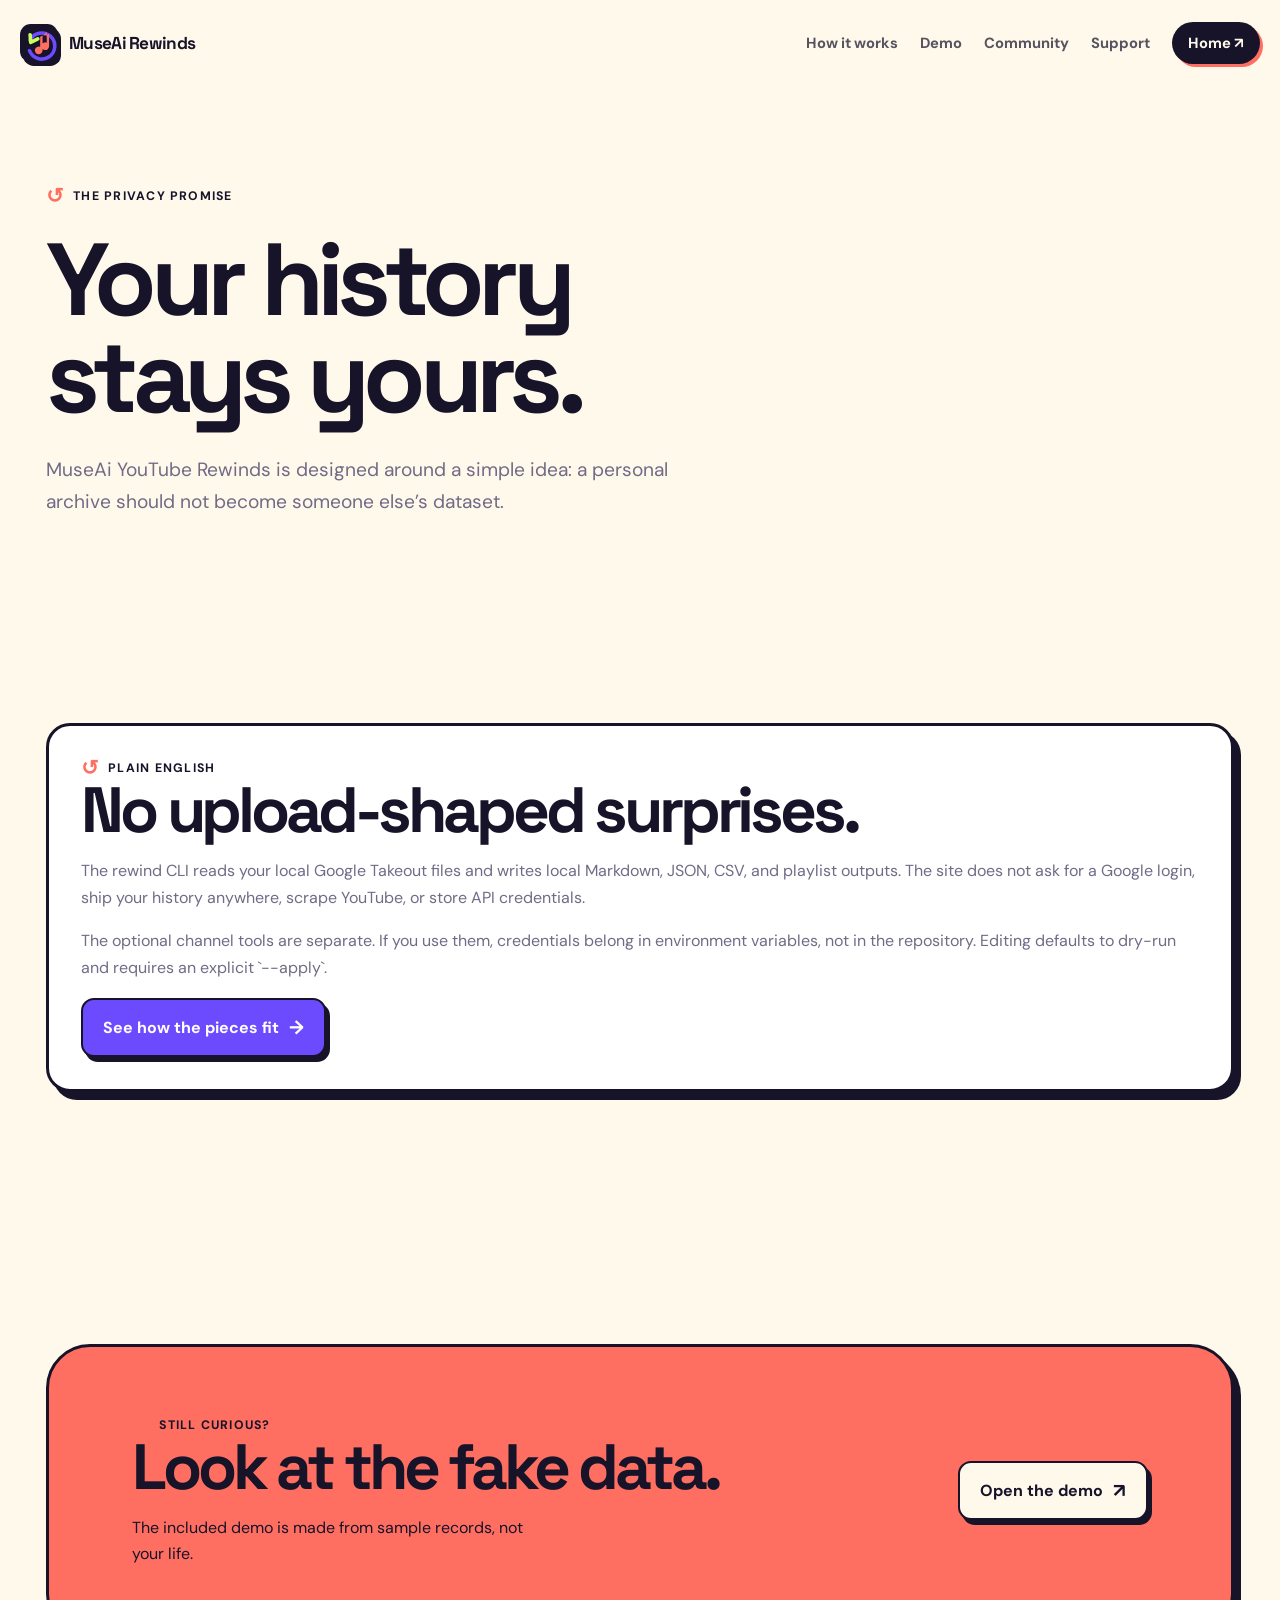
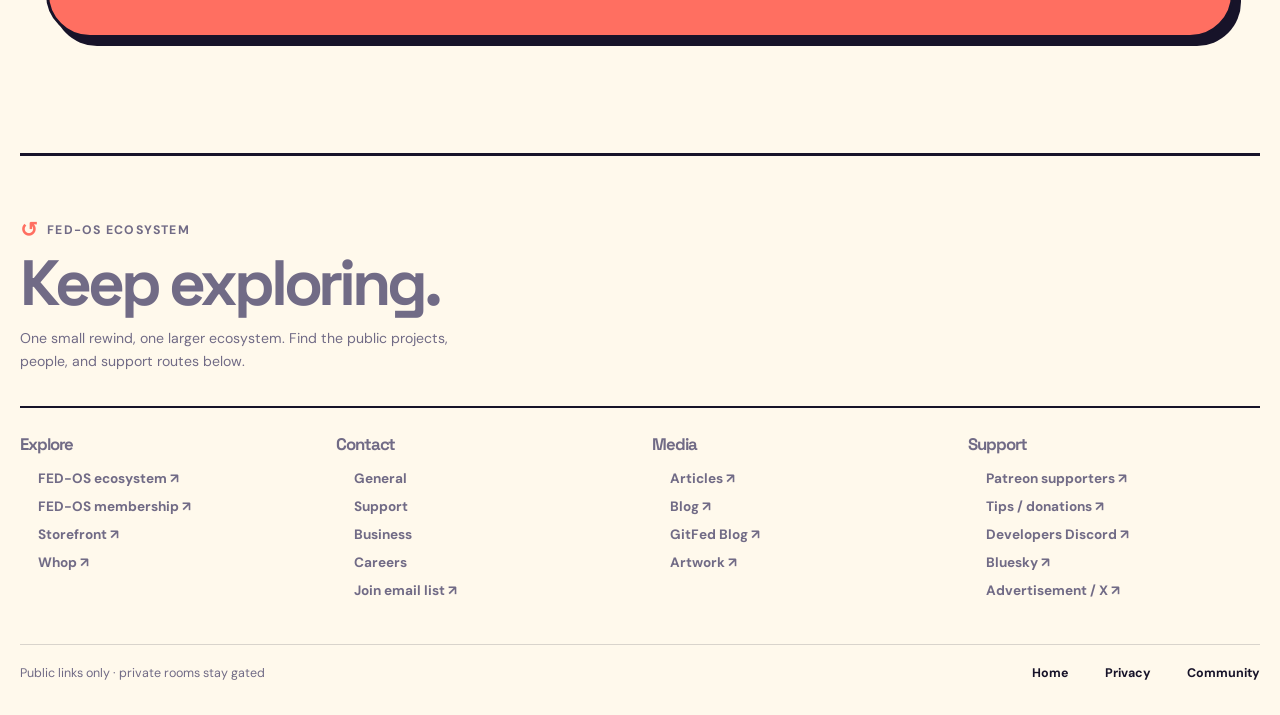
<file: privacy.html>
<!doctype html>
<html lang="en">
<head>
  <meta charset="utf-8"><meta name="viewport" content="width=device-width, initial-scale=1"><meta name="theme-color" content="#6c4bff"><meta name="description" content="MuseAi YouTube Rewinds privacy details: local files, no uploads, no logins, no scraping."><link rel="icon" href="assets/favicon.svg" type="image/svg+xml"><link rel="stylesheet" href="styles.css"><title>Privacy — MuseAi</title>
</head>
<body>
  <header class="site-shell topbar"><a class="brand" href="index.html"><img src="assets/favicon.svg" alt="MuseAi rewind symbol">MuseAi Rewinds</a><nav class="nav" aria-label="Primary navigation"><a href="about.html">How it works</a><a href="demo.html">Demo</a><a href="community.html">Community</a><a href="donate.html">Support</a><a class="nav-cta" href="index.html">Home <span aria-hidden="true">↗</span></a></nav></header>
  <main class="site-shell"><section class="page-hero reveal"><span class="eyebrow">The privacy promise</span><h1>Your history stays yours.</h1><p>MuseAi YouTube Rewinds is designed around a simple idea: a personal archive should not become someone else’s dataset.</p></section><section class="section reveal"><div class="paper-card"><span class="eyebrow">Plain English</span><h2>No upload-shaped surprises.</h2><p>The rewind CLI reads your local Google Takeout files and writes local Markdown, JSON, CSV, and playlist outputs. The site does not ask for a Google login, ship your history anywhere, scrape YouTube, or store API credentials.</p><p>The optional channel tools are separate. If you use them, credentials belong in environment variables, not in the repository. Editing defaults to dry-run and requires an explicit `--apply`.</p><a class="button primary" href="about.html">See how the pieces fit <span class="arrow">→</span></a></div></section><section class="section reveal"><div class="cta-panel"><div><span class="eyebrow">Still curious?</span><h2>Look at the fake data.</h2><p>The included demo is made from sample records, not your life.</p></div><a class="button secondary" href="demo.html">Open the demo <span class="arrow">↗</span></a></div></section></main>
  <footer class="site-shell footer ecosystem-footer">
  <div class="ecosystem-intro"><span class="eyebrow">FED-OS ecosystem</span><h2>Keep exploring.</h2><p>One small rewind, one larger ecosystem. Find the public projects, people, and support routes below.</p></div>
  <div class="ecosystem-grid">
    <section><h3>Explore</h3><a href="https://www.fedpromptly.org" target="_blank" rel="noopener noreferrer">FED-OS ecosystem <span aria-hidden="true">↗</span></a><a href="https://www.fedpromptly.com/aid" target="_blank" rel="noopener noreferrer">FED-OS membership <span aria-hidden="true">↗</span></a><a href="https://www.jabburr.com/fed-os" target="_blank" rel="noopener noreferrer">Storefront <span aria-hidden="true">↗</span></a><a href="https://whop.com/fedpromptly/" target="_blank" rel="noopener noreferrer">Whop <span aria-hidden="true">↗</span></a></section>
    <section><h3>Contact</h3><a href="mailto:contact@fedpromptly.com">General</a><a href="mailto:support@fedpromptly.com">Support</a><a href="mailto:business@fedpromptly.com">Business</a><a href="mailto:careers@fedpromptly.com">Careers</a><a href="join.html">Join email list <span aria-hidden="true">↗</span></a></section>
    <section><h3>Media</h3><a href="https://substack.com/@fedpromptly" target="_blank" rel="noopener noreferrer">Articles <span aria-hidden="true">↗</span></a><a href="https://fedpromptly.wordpress.com/" target="_blank" rel="noopener noreferrer">Blog <span aria-hidden="true">↗</span></a><a href="https://gitfed.substack.com/" target="_blank" rel="noopener noreferrer">GitFed Blog <span aria-hidden="true">↗</span></a><a href="https://www.deviantart.com/fedpromptly" target="_blank" rel="noopener noreferrer">Artwork <span aria-hidden="true">↗</span></a></section>
    <section><h3>Support</h3><a href="https://www.patreon.com/checkout/16145898/28759937?client_id=yieuxJary8ZL-f8_KU2x6CLgr8nrI8W61ttU1yzFIpPl4KhhtqsjGDWTKdh0e-gx&state=05d4a8d93af762ab4aa99e75678389c6&response_type=code&amt=5.0&pledge_insufficient=True&redirect_uri=https%3A%2F%2Fwww.patreon.com%2Foauth2%2Fbecome-patron%3Fredirect_uri%3Dhttps%253A%252F%252Fgithub.com%252Fsponsors%252Faccounts%252Fpatreon%26client_id%3DyieuxJary8ZL-f8_KU2x6CLgr8nrI8W61ttU1yzFIpPl4KhhtqsjGDWTKdh0e-gx%26min_cents%3D500%26campaign_id%3D16145898%26response_type%3Dcode%26state%3D05d4a8d93af762ab4aa99e75678389c6%26scope%3Didentity%2Bidentity%255Bemail%255D%2Bcampaigns%2Bw%253Acampaigns.webhook%2Bcampaigns.members&start_flow=become_patron&scope=identity+identity%5Bemail%5D+campaigns+w%3Acampaigns.webhook+campaigns.members" target="_blank" rel="noopener noreferrer">Patreon supporters <span aria-hidden="true">↗</span></a><a href="https://buymeacoffee.com/fedpromptly" target="_blank" rel="noopener noreferrer">Tips / donations <span aria-hidden="true">↗</span></a><a href="https://discord.gg/Jm4XStx4Pf" target="_blank" rel="noopener noreferrer">Developers Discord <span aria-hidden="true">↗</span></a><a href="https://bsky.app/profile/fed-os.bsky.social" target="_blank" rel="noopener noreferrer">Bluesky <span aria-hidden="true">↗</span></a><a href="https://x.com/Fedpromptly" target="_blank" rel="noopener noreferrer">Advertisement / X <span aria-hidden="true">↗</span></a></section>
  </div>
  <div class="ecosystem-legal"><span>Public links only · private rooms stay gated</span><nav aria-label="Footer navigation"><a href="index.html">Home</a><a href="privacy.html">Privacy</a><a href="community.html">Community</a></nav></div>
</footer><script src="app.js" defer></script>
</body>
</html>
</file>
<file: styles.css>
@import url('https://fonts.googleapis.com/css2?family=DM+Sans:wght@400;500;700&family=Space+Grotesk:wght@500;600;700&display=swap');

:root{--ink:#171329;--paper:#fff9ec;--violet:#6c4bff;--coral:#ff6f61;--lime:#c7ff5e;--sky:#a8e8ff;--muted:#716b86;--line:rgba(23,19,41,.16);--shadow:7px 8px 0 var(--ink);--radius:26px}
*{box-sizing:border-box}html{scroll-behavior:smooth}body{margin:0;background:var(--paper);color:var(--ink);font-family:'DM Sans',system-ui,sans-serif;overflow-x:hidden}a{color:inherit}.site-shell{max-width:1240px;margin:auto;padding:0 26px}.topbar{display:flex;align-items:center;justify-content:space-between;padding:22px 0;position:relative;z-index:5}.brand{display:inline-flex;align-items:center;gap:11px;text-decoration:none;font-family:'Space Grotesk',sans-serif;font-weight:700;letter-spacing:-.04em;font-size:1.08rem}.brand img{width:38px;height:38px;filter:drop-shadow(3px 4px 0 var(--ink))}.nav{display:flex;gap:22px;align-items:center;font-size:.92rem;font-weight:700}.nav a{text-decoration:none;opacity:.72}.nav a:hover{opacity:1;color:var(--violet)}.nav .nav-cta{opacity:1;background:var(--ink);color:var(--paper);padding:11px 16px;border-radius:99px;box-shadow:3px 3px 0 var(--coral);transition:transform .2s ease}.nav .nav-cta:hover{transform:translate(-2px,-2px)}
.hero{min-height:690px;display:grid;grid-template-columns:minmax(0,1.1fr) minmax(320px,.9fr);gap:55px;align-items:center;position:relative;padding:54px 0 80px}.hero:before{content:'';position:absolute;inset:55px -30vw 45px 43%;background:var(--lime);border:3px solid var(--ink);border-radius:48% 52% 45% 55%;transform:rotate(-6deg);z-index:-1}.eyebrow,.sticker{display:inline-flex;align-items:center;gap:8px;font:700 .77rem/1 'DM Sans',sans-serif;letter-spacing:.1em;text-transform:uppercase}.eyebrow:before{content:'↺';font-size:1.3rem;color:var(--coral)}h1,h2,h3{font-family:'Space Grotesk',sans-serif;letter-spacing:-.065em;line-height:.95;margin:0}h1{font-size:clamp(4.1rem,8vw,8.4rem);max-width:760px;margin:23px 0 28px}h2{font-size:clamp(2.6rem,5vw,5rem)}h3{font-size:1.55rem;line-height:1.05}.hero-copy{font-size:1.16rem;line-height:1.65;max-width:560px;color:#4c465f}.hero-actions{display:flex;flex-wrap:wrap;gap:15px;margin-top:32px}.button{display:inline-flex;align-items:center;justify-content:center;gap:10px;text-decoration:none;font-weight:700;border:2px solid var(--ink);padding:15px 20px;border-radius:13px;box-shadow:4px 5px 0 var(--ink);transition:transform .2s ease,box-shadow .2s ease,background .2s ease}.button:hover{transform:translate(2px,3px);box-shadow:1px 2px 0 var(--ink)}.button.primary{background:var(--violet);color:white}.button.secondary{background:var(--paper)}.button .arrow{font-size:1.2rem}.hero-art{position:relative;min-height:475px;display:grid;place-items:center;animation:float 5s ease-in-out infinite}.hero-art .sun{position:absolute;width:280px;height:280px;border:3px solid var(--ink);border-radius:50%;background:var(--coral);right:10%;top:8%;box-shadow:10px 10px 0 var(--ink)}.cassette{width:min(390px,88%);aspect-ratio:1.18;border:4px solid var(--ink);border-radius:26px;background:#7357ff;box-shadow:13px 15px 0 var(--ink);position:relative;transform:rotate(7deg);overflow:hidden}.cassette:before{content:'';position:absolute;inset:25px 25px 100px;background:var(--paper);border:3px solid var(--ink);border-radius:13px}.cassette:after{content:'MUSEAI\A REWIND';white-space:pre;position:absolute;left:50px;top:57px;font:700 1.5rem/.95 'Space Grotesk';letter-spacing:-.08em}.reel{position:absolute;width:70px;height:70px;border:10px dashed var(--ink);border-radius:50%;bottom:33px;left:68px}.reel.two{left:auto;right:68px}.tape{position:absolute;left:110px;right:110px;bottom:66px;height:19px;background:var(--coral);border:3px solid var(--ink);border-radius:30px}.sticker{position:absolute;background:var(--paper);border:3px solid var(--ink);padding:12px 15px;box-shadow:4px 5px 0 var(--ink);font-size:.7rem}.sticker.one{left:0;top:10%;transform:rotate(-10deg);background:var(--lime)}.sticker.two{right:0;bottom:12%;transform:rotate(8deg);background:var(--coral)}
.ticker{border-block:3px solid var(--ink);background:var(--ink);color:var(--lime);overflow:hidden;padding:13px 0;font:700 .84rem 'Space Grotesk';text-transform:uppercase;letter-spacing:.12em}.ticker-track{display:flex;width:max-content;animation:marquee 24s linear infinite}.ticker span{padding:0 28px}.section{padding:115px 0}.section-head{display:flex;justify-content:space-between;align-items:end;gap:24px;margin-bottom:44px}.section-head p{max-width:420px;color:var(--muted);line-height:1.6}.stat-rail{display:grid;grid-template-columns:repeat(3,1fr);gap:18px}.stat-card{border:3px solid var(--ink);border-radius:var(--radius);padding:28px;background:var(--sky);box-shadow:var(--shadow);transform:rotate(var(--tilt));transition:transform .25s ease}.stat-card:hover{transform:rotate(0) translateY(-7px)}.stat-card:nth-child(2){background:var(--coral)}.stat-card:nth-child(3){background:var(--lime)}.stat-number{display:block;font:700 clamp(3rem,7vw,6rem)/.8 'Space Grotesk';letter-spacing:-.1em;margin-bottom:20px}.stat-card p{font-weight:700;margin:0;max-width:220px}.feature-band{display:grid;grid-template-columns:.8fr 1.2fr;gap:56px;align-items:center}.feature-copy p,.prose p{font-size:1.05rem;line-height:1.7;color:var(--muted)}.feature-list{display:grid;gap:16px}.feature-item{display:grid;grid-template-columns:53px 1fr;gap:17px;align-items:start;border-top:2px solid var(--line);padding-top:20px}.feature-icon{width:48px;height:48px;display:grid;place-items:center;background:var(--violet);color:white;border:2px solid var(--ink);border-radius:50%;font-weight:700;box-shadow:3px 3px 0 var(--ink)}.feature-item p{margin:6px 0 0;color:var(--muted);line-height:1.55}.promo-grid{display:grid;grid-template-columns:1fr 1fr;gap:24px}.promo-card{position:relative;min-height:430px;border:3px solid var(--ink);border-radius:var(--radius);overflow:hidden;box-shadow:var(--shadow);background:var(--violet)}.promo-card img{width:100%;height:100%;object-fit:cover;display:block;transition:transform .5s ease}.promo-card:hover img{transform:scale(1.06) rotate(1deg)}.promo-card figcaption{position:absolute;left:22px;right:22px;bottom:22px;background:var(--paper);border:2px solid var(--ink);padding:16px;border-radius:16px;box-shadow:4px 4px 0 var(--ink)}.promo-card figcaption p{margin:6px 0 0;color:var(--muted);line-height:1.4}.terminal{background:#201b3b;color:var(--lime);border:3px solid var(--ink);border-radius:var(--radius);box-shadow:var(--shadow);padding:26px;font:500 .9rem/1.7 ui-monospace,SFMono-Regular,Menlo,monospace;position:relative;overflow:hidden}.terminal:before{content:'●  ●  ●';position:absolute;top:12px;right:20px;color:var(--coral);letter-spacing:5px}.terminal .dim{color:#aaa3c4}.terminal .accent{color:var(--coral)}.cta-panel{padding:68px 7%;background:var(--coral);border:3px solid var(--ink);border-radius:44px;box-shadow:var(--shadow);display:flex;justify-content:space-between;align-items:center;gap:28px}.cta-panel p{max-width:410px;line-height:1.6;margin:18px 0 0}.footer{border-top:3px solid var(--ink);padding:31px 0 44px;display:flex;justify-content:space-between;gap:20px;color:var(--muted);font-size:.88rem}.footer a{text-decoration:none;font-weight:700;color:var(--ink);margin-left:18px}.page-hero{padding:100px 0 70px;max-width:820px}.page-hero p{font-size:1.2rem;line-height:1.7;color:var(--muted);max-width:650px}.paper-card{background:white;border:3px solid var(--ink);border-radius:24px;padding:32px;box-shadow:var(--shadow);margin-bottom:22px}.paper-card p,.paper-card li{line-height:1.7;color:var(--muted)}.demo-shell{display:grid;grid-template-columns:1fr 1fr;gap:24px;align-items:start}.song-list{display:grid;gap:12px}.song{display:flex;align-items:center;gap:15px;padding:16px;background:white;border:2px solid var(--ink);border-radius:16px;box-shadow:3px 3px 0 var(--ink)}.song-rank{font:700 1.5rem 'Space Grotesk';color:var(--violet);min-width:31px}.song small{display:block;color:var(--muted);margin-top:4px}.pill{font:700 .68rem 'DM Sans';text-transform:uppercase;background:var(--lime);border:1px solid var(--ink);border-radius:99px;padding:5px 8px;margin-left:auto;white-space:nowrap}.not-found{text-align:center;padding:140px 0}.not-found .big-404{font:700 clamp(7rem,20vw,15rem)/.75 'Space Grotesk';letter-spacing:-.13em;color:var(--coral);text-shadow:8px 10px 0 var(--ink)}
.donation-grid{display:grid;grid-template-columns:repeat(2,minmax(0,1fr));gap:22px}.donation-card{background:white;border:3px solid var(--ink);border-radius:24px;padding:26px;box-shadow:var(--shadow);min-height:315px;position:relative;overflow:hidden}.donation-card:nth-child(3n){background:var(--sky)}.donation-card:nth-child(4n){background:var(--lime)}.donation-featured{background:var(--coral)!important}.donation-optional{background:#eee9ff!important}.card-kicker{display:inline-block;font:700 .7rem 'DM Sans';text-transform:uppercase;letter-spacing:.12em;color:var(--violet);margin-bottom:16px}.donation-card h3{margin-bottom:12px}.donation-card p{color:var(--muted);line-height:1.55}.provider-box{min-height:58px;display:flex;align-items:center;justify-content:flex-start;margin:23px 0 15px}.provider-box iframe{background:white}.provider-note{font-size:.76rem!important;margin:0}.compact{padding:11px 14px;font-size:.85rem}.book-box img{max-width:100%;height:auto;display:block}.stripe-wrap{justify-content:flex-start}.age-locked main,.age-locked footer{filter:blur(8px);pointer-events:none;user-select:none}.age-gate{position:fixed;inset:0;z-index:50;display:grid;place-items:center;padding:24px;background:rgba(23,19,41,.82);backdrop-filter:blur(10px)}.age-gate[hidden]{display:none}.age-gate-card{max-width:530px;background:var(--paper);border:3px solid var(--ink);border-radius:28px;padding:42px;box-shadow:12px 14px 0 var(--coral);text-align:center}.age-gate-card img{width:68px;height:68px;filter:drop-shadow(4px 4px 0 var(--ink));margin-bottom:20px}.age-gate-card h2{margin:14px 0 17px}.age-gate-card p{color:var(--muted);line-height:1.65}.age-gate-card .hero-actions{justify-content:center}.sr-only{position:absolute;width:1px;height:1px;padding:0;margin:-1px;overflow:hidden;clip:rect(0,0,0,0);white-space:nowrap;border:0}@media(max-width:850px){.donation-grid{grid-template-columns:1fr}}@media(max-width:520px){.age-gate-card{padding:28px 21px}.donation-card{padding:22px}}
@media(prefers-reduced-motion:reduce){.age-gate-card{box-shadow:6px 7px 0 var(--coral)}}

/* FED-OS ecosystem footer */
.ecosystem-footer{display:block;padding:64px 0 34px}.ecosystem-intro{max-width:560px;margin-bottom:34px}.ecosystem-intro h2{font-size:clamp(2.3rem,5vw,4.5rem);margin:12px 0}.ecosystem-intro p{max-width:470px;line-height:1.6;color:var(--muted)}.ecosystem-grid{display:grid;grid-template-columns:repeat(4,minmax(0,1fr));gap:24px;border-top:2px solid var(--ink);padding-top:28px}.ecosystem-grid section{display:flex;flex-direction:column;align-items:flex-start;gap:9px}.ecosystem-grid h3{font-size:1.05rem;margin-bottom:6px}.ecosystem-grid a{font-size:.85rem;text-decoration:none;color:var(--muted);line-height:1.4}.ecosystem-grid a:hover{color:var(--violet);text-decoration:underline}.ecosystem-legal{display:flex;justify-content:space-between;gap:20px;margin-top:44px;padding-top:20px;border-top:1px solid var(--line);font-size:.78rem;color:var(--muted)}.ecosystem-legal nav{display:flex;gap:18px}.ecosystem-legal a{color:var(--ink);font-weight:700;text-decoration:none}.ecosystem-legal a:hover{color:var(--violet)}@media(max-width:850px){.ecosystem-grid{grid-template-columns:repeat(2,minmax(0,1fr))}}@media(max-width:520px){.ecosystem-footer{padding-top:48px}.ecosystem-grid{grid-template-columns:1fr 1fr;gap:28px 16px}.ecosystem-legal{display:block}.ecosystem-legal nav{margin-top:15px}}
</file>
<file: community.css>
:root{--discord:#5865f2;--discord-grey:#4e5058;--discord-red:#ed4245}.community-page{background:#1e1f22;color:#f2f3f5}.community-page .topbar{color:#f2f3f5}.community-page .brand{color:#f2f3f5}.community-page .nav a{color:#c4c7ce}.community-page .nav a:hover{color:#fff}.community-wrap{width:min(100% - 40px,720px);margin:0 auto;padding:45px 0 90px}.sponsor-top,.discord-panel{display:flex;flex-direction:column;align-items:center;text-align:center;gap:16px}.community-kicker{font-size:.75rem;font-weight:700;letter-spacing:.12em;text-transform:uppercase;color:#8a8d96}.sponsor-top h1,.discord-panel h2{margin:0;font-size:clamp(2.2rem,7vw,3.6rem);font-family:'Space Grotesk',sans-serif;letter-spacing:-.06em;background:linear-gradient(90deg,#5865f2,#a78bfa,#eb459e,#5865f2);background-size:300% 100%;-webkit-background-clip:text;background-clip:text;color:transparent;animation:community-shimmer 6s linear infinite,community-rise .7s cubic-bezier(.2,.7,.2,1) both}.sponsor-top p{margin:0;color:#c4c7ce;line-height:1.6;max-width:540px}.gh-sponsor-card{--card-w:600px;--card-h:225px;--crop:150px;position:relative;width:var(--card-w);max-width:100%;height:var(--crop);overflow:hidden;border-radius:12px;background:#fff;box-shadow:0 1px 2px rgba(0,0,0,.06),0 8px 24px -10px rgba(0,0,0,.18);transition:transform .18s ease,box-shadow .18s ease}.gh-sponsor-card iframe{display:block;border:0;margin:0;width:var(--card-w);height:var(--card-h);color-scheme:light dark;background:transparent}.gh-sponsor-card:hover{transform:translateY(-2px);box-shadow:0 2px 4px rgba(0,0,0,.07),0 14px 32px -12px rgba(0,0,0,.25)}.community-link{color:#a8e8ff;text-decoration:none;font-weight:700}.community-link:hover{text-decoration:underline}.discord-panel{margin-top:72px}.discord-embed{border-radius:12px;box-shadow:0 12px 30px rgba(0,0,0,.3)}.button-stack{display:flex;flex-direction:column;gap:1rem;width:min(100%,350px)}.discord-btn{display:flex;align-items:center;justify-content:center;gap:.6rem;width:100%;padding:.85rem 1.25rem;border-radius:8px;font-size:1rem;font-weight:600;text-decoration:none;border:2px solid transparent;box-shadow:0 4px 14px rgba(0,0,0,.35);transition:background .15s ease,transform .15s ease,box-shadow .15s ease,border-color .15s ease}.discord-btn:hover{transform:translateY(-2px);box-shadow:0 8px 20px rgba(0,0,0,.45)}.discord-btn:active{transform:translateY(0)}.discord-btn:focus-visible{outline:none;border-color:#fff}.discord-glyph{font-size:1.2rem}.discord-btn.github{background:var(--discord-grey);color:#fff}.discord-btn.github:hover{background:#3c3e44}.discord-btn.museai{background:#fff;color:var(--discord);border-color:#e3e5e8}.discord-btn.museai:hover{background:#edeffd;border-color:#c9ccf7}.discord-btn.museai:focus-visible{border-color:var(--discord)}.discord-btn.nsfw{background:var(--discord-red);color:#fff}.discord-btn.nsfw:hover{background:#c93b3e}.discord-btn .tag{font-size:.7rem;font-weight:700;letter-spacing:.04em;padding:.15rem .4rem;border-radius:4px;background:rgba(0,0,0,.3);text-transform:uppercase}.community-note{margin:45px auto 0;padding:20px;border:1px solid #3c3e44;border-radius:12px;background:#2b2d31;color:#c4c7ce;line-height:1.6;text-align:center}.community-note a{color:#a8e8ff}.community-age-gate{width:min(92vw,430px);padding:1.75rem;border:none;border-radius:12px;background:#2b2d31;color:#f2f3f5;box-shadow:0 24px 70px rgba(0,0,0,.65)}.community-age-gate[open]{animation:community-pop .18s ease-out}.community-age-gate::backdrop{background:rgba(0,0,0,.65);backdrop-filter:blur(4px)}.community-age-gate h2{margin:0 0 .6rem;font-size:1.2rem;font-weight:700}.community-age-gate p{margin:0 0 1.25rem;font-size:.925rem;line-height:1.5;color:#c4c7ce}.community-age-gate strong{color:var(--discord-red)}.verify{display:flex;align-items:flex-start;gap:.65rem;padding:.85rem .9rem;margin-bottom:1.25rem;border-radius:8px;background:#1e1f22;border:2px solid #3c3e44;cursor:pointer;font-size:.9rem;line-height:1.4;color:#dbdee1;transition:border-color .15s ease,background .15s ease}.verify:hover{border-color:#4e5058}.verify input{appearance:none;-webkit-appearance:none;flex-shrink:0;width:18px;height:18px;margin:.1rem 0 0;border-radius:4px;border:2px solid #6d6f78;background:transparent;cursor:pointer;position:relative}.verify input:checked{background:var(--discord-red);border-color:var(--discord-red)}.verify input:checked::after{content:"";position:absolute;left:4px;top:1px;width:5px;height:9px;border:solid #fff;border-width:0 2px 2px 0;transform:rotate(45deg)}.gate-actions{display:flex;flex-direction:column;gap:.6rem}.gate-btn{font:inherit;text-align:center;text-decoration:none;font-size:.95rem;font-weight:600;padding:.75rem 1rem;border-radius:8px;border:2px solid transparent;cursor:pointer;transition:background .15s ease,border-color .15s ease,opacity .15s ease}.gate-btn.confirm{background:var(--discord-red);color:#fff}.gate-btn.confirm:hover:not(:disabled){background:#c93b3e}.gate-btn.confirm:disabled{opacity:.45;cursor:not-allowed}.gate-btn.cancel{background:transparent;color:#c4c7ce;border-color:#4e5058}.gate-btn.cancel:hover{background:#3c3e44;color:#fff}.gate-btn:focus-visible{outline:none;border-color:#fff}.community-page .footer{border-color:#3c3e44;color:#8a8d96}.community-page .footer a{color:#fff}@keyframes community-shimmer{from{background-position:0 50%}to{background-position:-300% 50%}}@keyframes community-rise{from{opacity:0;transform:translateY(12px) scale(.98)}to{opacity:1;transform:none}}@keyframes community-pop{from{opacity:0;transform:translateY(8px) scale(.97)}to{opacity:1;transform:none}}@media(max-width:640px){.community-wrap{width:min(100% - 28px,720px)}.gh-sponsor-card{--s:.72;width:calc(var(--card-w) * var(--s));height:calc(var(--crop) * var(--s))}.gh-sponsor-card iframe{transform:scale(var(--s));transform-origin:0 0}}@media(prefers-color-scheme:dark){.gh-sponsor-card{background:#0d1117;box-shadow:0 0 0 1px rgba(255,255,255,.06),0 8px 24px -10px rgba(0,0,0,.6)}}@media(prefers-reduced-motion:reduce){.gh-sponsor-card{transition:none}.gh-sponsor-card:hover{transform:none}.sponsor-top h1,.discord-panel h2{animation:none}.community-age-gate[open]{animation:none}.discord-btn,.gate-btn,.verify{transition:none}.discord-btn:hover{transform:none}}
</file>
